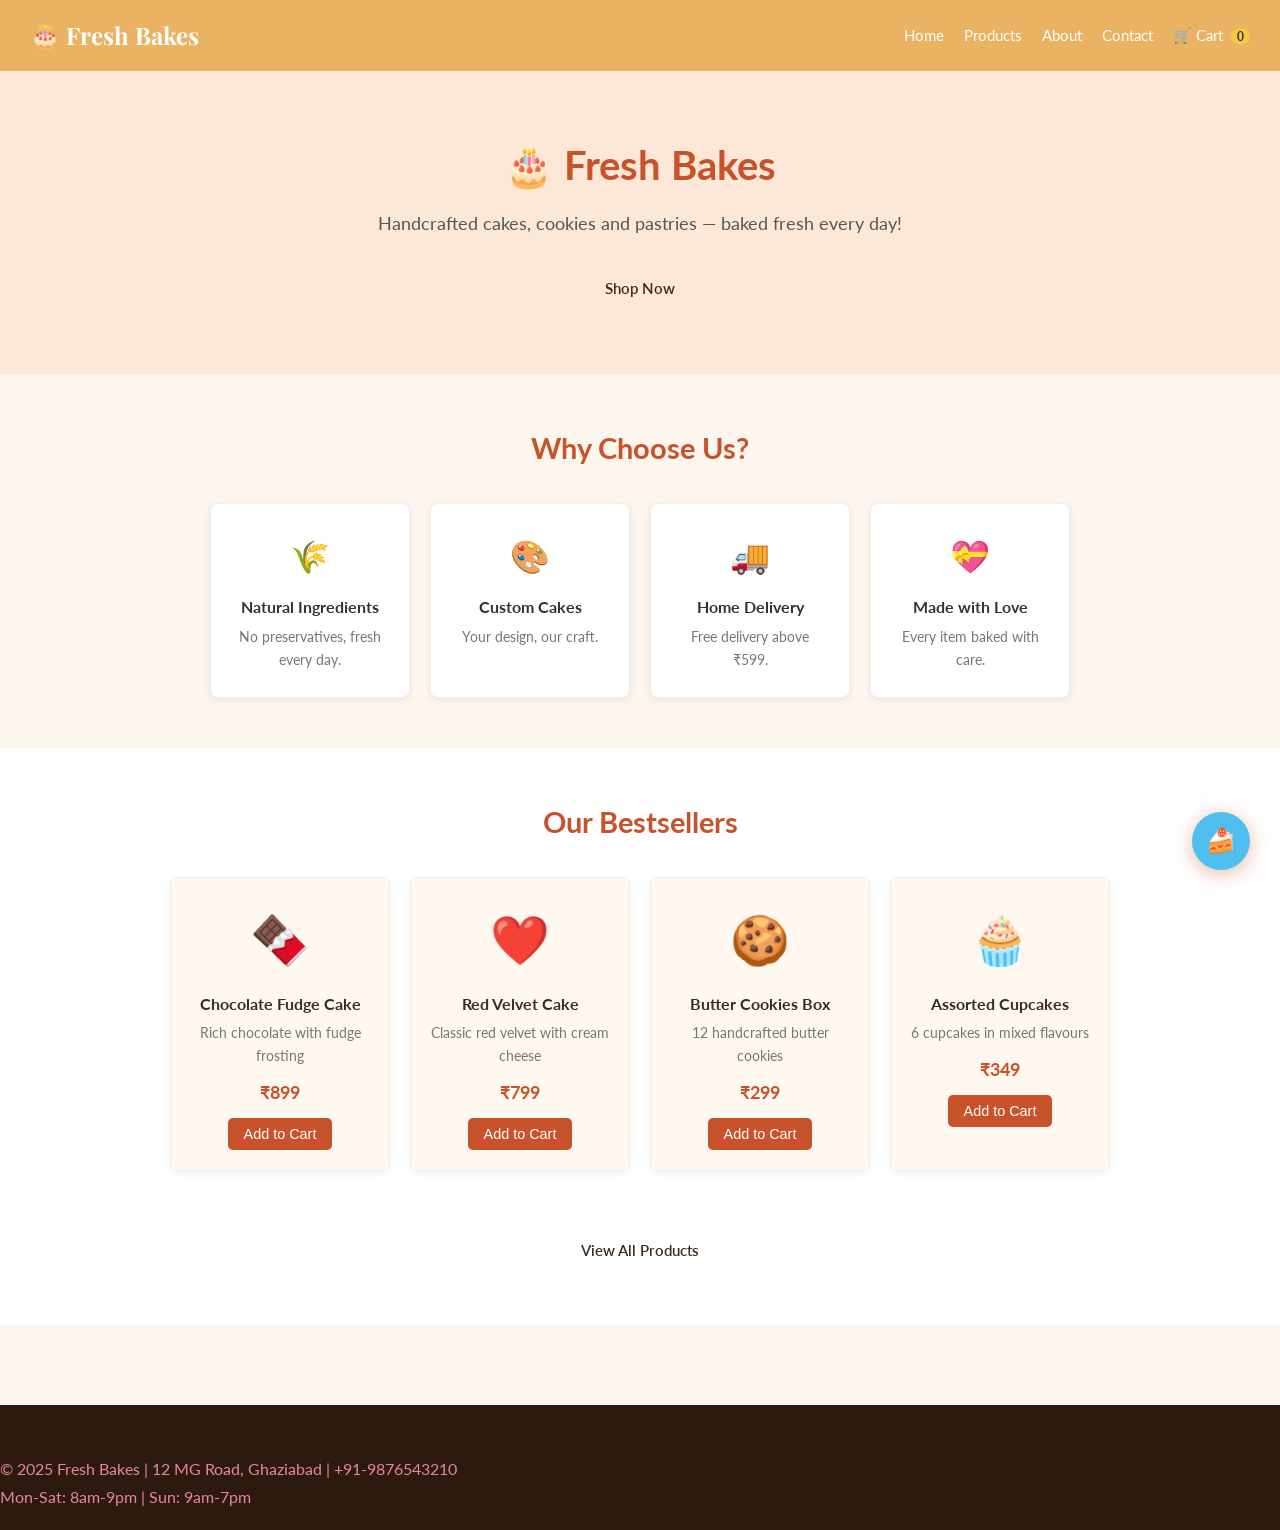
<file: web project try - Copy/index.html>
<!DOCTYPE html>
<html lang="en">
<head>
  <meta charset="UTF-8"/>
  <meta name="viewport" content="width=device-width, initial-scale=1.0"/>
  <title>Fresh Bakes - Home</title>
  <link rel="stylesheet" href="style.css"/>
</head>
<body>

  <!-- NAVBAR -->
  <nav>
    <a class="logo" href="index.html">🎂 Fresh Bakes</a>
    <ul>
      <li><a href="index.html">Home</a></li>
      <li><a href="product.html">Products</a></li>
      <li><a href="about.html">About</a></li>
      <li><a href="contact.html">Contact</a></li>
      <li><a href="cart.html" class="cart-link">🛒 Cart <span class="cart-badge" id="cartCount">0</span></a></li>
    </ul>
  </nav>

  <!-- HERO -->
  <section class="hero">
    <h1>🎂 Fresh Bakes</h1>
    <p>Handcrafted cakes, cookies and pastries — baked fresh every day!</p>
    <a href="product.html" class="btn">Shop Now</a>
  </section>

 
  <section class="section">
    <h2>Why Choose Us?</h2>
    <div class="cards">
      <div class="card"><div class="icon">🌾</div><h3>Natural Ingredients</h3><p>No preservatives, fresh every day.</p></div>
      <div class="card"><div class="icon">🎨</div><h3>Custom Cakes</h3><p>Your design, our craft.</p></div>
      <div class="card"><div class="icon">🚚</div><h3>Home Delivery</h3><p>Free delivery above ₹599.</p></div>
      <div class="card"><div class="icon">💝</div><h3>Made with Love</h3><p>Every item baked with care.</p></div>
    </div>
  </section>

  <!-- BESTSELLING -->
  <section class="products">
    <h2>Our Bestsellers</h2>
    <div class="product-grid" id="homeProducts"></div>
    <br><br>
    <a href="product.html" class="btn">View All Products</a>
  </section>

  <!-- FOOTER -->
  <footer>
    <p>© 2025 Fresh Bakes | 12 MG Road, Ghaziabad | +91-9876543210</p>
    <p>Mon-Sat: 8am-9pm | Sun: 9am-7pm</p>
  </footer>

  <!-- TOAST -->
  <div class="toast" id="toast"></div>

  <!-- CHATBOT -->
  <script src="chatbot.js"></script>

  <script>
    /* ======= CART ======= */
    function getCart() { return JSON.parse(localStorage.getItem("freshBakesCart")) || []; }
    function saveCart(cart) { localStorage.setItem("freshBakesCart", JSON.stringify(cart)); updateBadge(); }
    function updateBadge() {
      const count = getCart().reduce((s, i) => s + i.qty, 0);
      const el = document.getElementById("cartCount");
      if (el) el.textContent = count;
    }
    function addToCart(item) {
      const cart = getCart();
      const found = cart.find(c => c.id === item.id);
      if (found) found.qty += 1;
      else cart.push({ ...item, qty: 1 });
      saveCart(cart);
      showToast(item.name + " added to cart! 🎂");
    }
    function showToast(msg) {
      const t = document.getElementById("toast");
      t.textContent = msg;
      t.classList.add("show");
      setTimeout(() => t.classList.remove("show"), 2500);
    }
    updateBadge();

    /* ======= BESTSELLER PRODUCTS ======= */
    const featured = [
      { id:"p1", name:"Chocolate Fudge Cake", price:899, emoji:"🍫", desc:"Rich chocolate with fudge frosting" },
      { id:"p2", name:"Red Velvet Cake",       price:799, emoji:"❤️", desc:"Classic red velvet with cream cheese" },
      { id:"p3", name:"Butter Cookies Box",    price:299, emoji:"🍪", desc:"12 handcrafted butter cookies" },
      { id:"p4", name:"Assorted Cupcakes",     price:349, emoji:"🧁", desc:"6 cupcakes in mixed flavours" },
    ];
    const grid = document.getElementById("homeProducts");
    featured.forEach(p => {
      grid.innerHTML += `
        <div class="product-card">
          <div class="emoji">${p.emoji}</div>
          <h3>${p.name}</h3>
          <p>${p.desc}</p>
          <div class="price">₹${p.price}</div>
          <button onclick='addToCart(${JSON.stringify(p)})'>Add to Cart</button>
        </div>`;
    });
  </script>

</body>
</html>
</file>
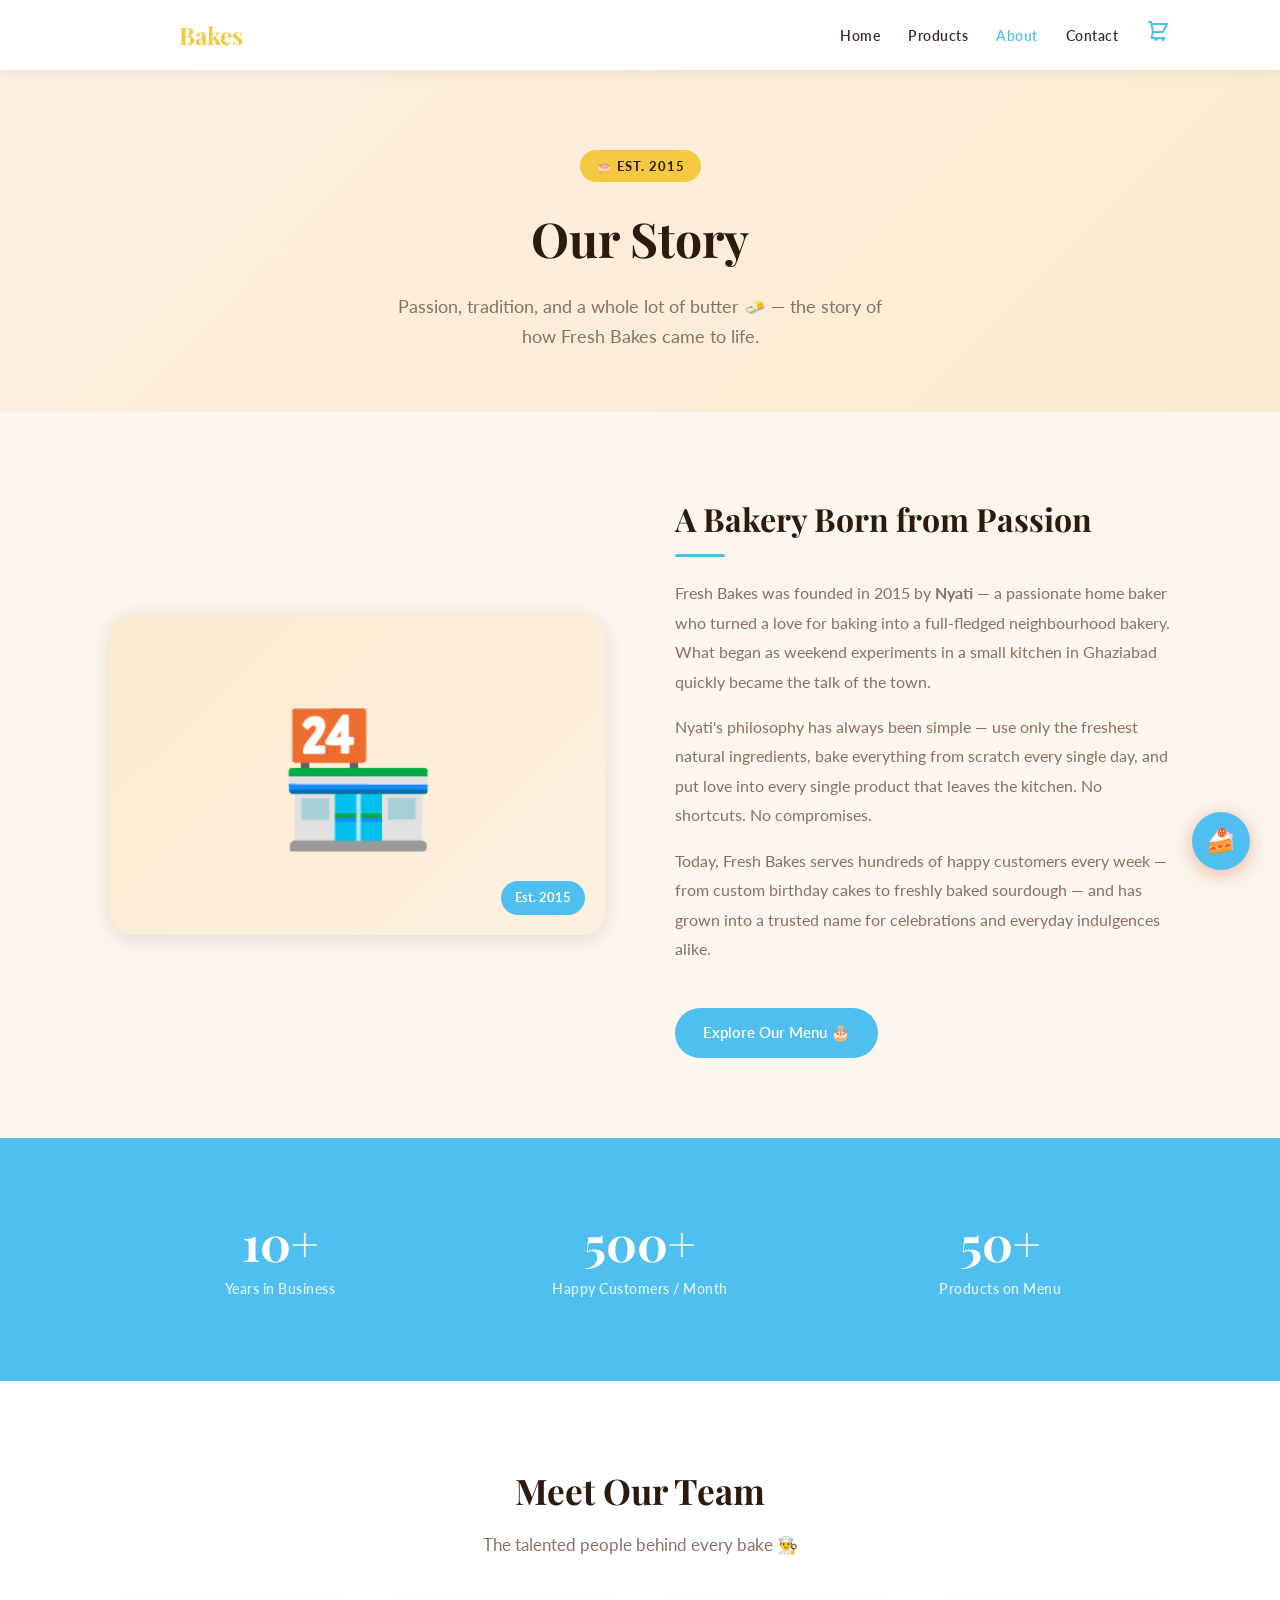
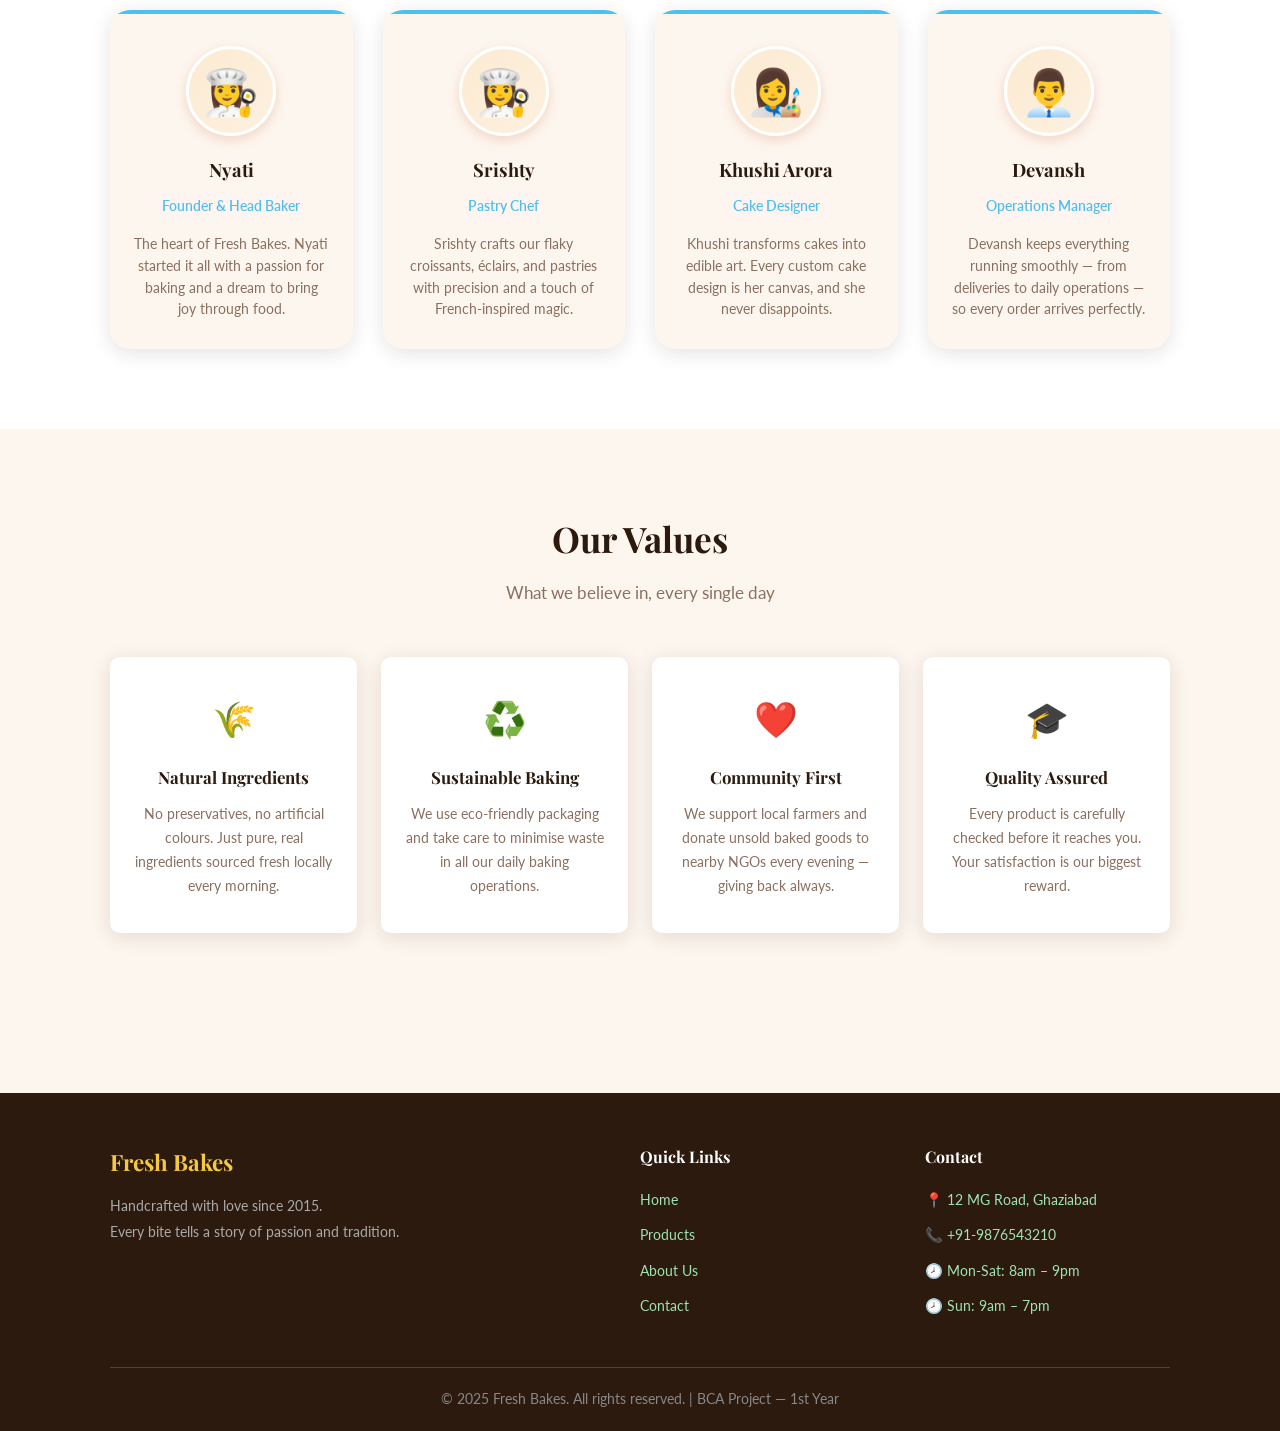
<file: web project try - Copy/about.html>
<!DOCTYPE html>
<html lang="en">
<head>
  <meta charset="UTF-8"/>
  <meta name="viewport" content="width=device-width, initial-scale=1.0"/>
  <title>Fresh Bakes — About Us</title>
  <link rel="stylesheet" href="style.css"/>
</head>
<body>

  <!-- ============ NAVBAR ============ -->
  <nav class="navbar">
    <div class="container">
      <a class="logo" href="index.html">Fresh <span>Bakes</span></a>
      <ul class="nav-links">
        <li><a href="index.html">Home</a></li>
        <li><a href="product.html">Products</a></li>
        <li><a href="about.html" class="active">About</a></li>
        <li><a href="contact.html">Contact</a></li>
        <li>
          <a href="cart.html" class="cart-icon">
            <svg xmlns="http://www.w3.org/2000/svg" fill="none" viewBox="0 0 24 24" stroke-width="2" stroke="currentColor">
              <path stroke-linecap="round" stroke-linejoin="round" d="M3 3h2l.4 2M7 13h10l4-8H5.4M7 13l-1.5 6h13M7 13L5.4 5M10 21a1 1 0 100-2 1 1 0 000 2zm7 0a1 1 0 100-2 1 1 0 000 2z"/>
            </svg>
            <span class="cart-count" id="cartCount">0</span>
          </a>
        </li>
      </ul>
      <div class="hamburger" id="hamburger">
        <span></span><span></span><span></span>
      </div>
    </div>
  </nav>

  <!-- ============ PAGE HERO ============ -->
  <div class="page-hero">
    <div class="container">
      <div class="page-hero-tag">🎂 Est. 2015</div>
      <h1>Our Story</h1>
      <p>Passion, tradition, and a whole lot of butter 🧈 — the story of how Fresh Bakes came to life.</p>
    </div>
  </div>

  <!-- ============ ABOUT STORY ============ -->
  <section class="about-section">
    <div class="container">
      <div class="about-grid">

        <!-- Image Box -->
        <div class="about-img-box">🏪</div>

        <!-- Text -->
        <div class="about-text">
          <h2>A Bakery Born from Passion</h2>
          <div class="accent-line"></div>
          <p>
            Fresh Bakes was founded in 2015 by <strong>Nyati</strong> — a passionate home baker
            who turned a love for baking into a full-fledged neighbourhood bakery. What began
            as weekend experiments in a small kitchen in Ghaziabad quickly became the talk of
            the town.
          </p>
          <p>
            Nyati's philosophy has always been simple — use only the freshest natural ingredients,
            bake everything from scratch every single day, and put love into every single product
            that leaves the kitchen. No shortcuts. No compromises.
          </p>
          <p>
            Today, Fresh Bakes serves hundreds of happy customers every week — from custom
            birthday cakes to freshly baked sourdough — and has grown into a trusted name
            for celebrations and everyday indulgences alike.
          </p>
          <br/>
          <a href="product.html" class="btn btn-primary">Explore Our Menu 🎂</a>
        </div>

      </div>
    </div>
  </section>

  <!-- ============ STATISTICS ============ -->
  <section class="stats-section">
    <div class="container">
      <div class="stats-grid">
        <div class="stat-item">
          <span class="stat-num">10+</span>
          <span class="stat-lbl">Years in Business</span>
        </div>
        <div class="stat-item">
          <span class="stat-num">500+</span>
          <span class="stat-lbl">Happy Customers / Month</span>
        </div>
        <div class="stat-item">
          <span class="stat-num">50+</span>
          <span class="stat-lbl">Products on Menu</span>
        </div>
      </div>
    </div>
  </section>

  <!-- ============ TEAM ============ -->
  <section class="team-section">
    <div class="container text-center">
      <h2 class="section-title">Meet Our Team</h2>
      <p class="section-sub">The talented people behind every bake 👨‍🍳</p>
      <div class="team-grid">

        <div class="team-card">
          <div class="team-avatar">👩‍🍳</div>
          <h3>Nyati</h3>
          <div class="role">Founder & Head Baker</div>
          <p>The heart of Fresh Bakes. Nyati started it all with a passion for baking and a dream to bring joy through food.</p>
        </div>

        <div class="team-card">
          <div class="team-avatar">👩‍🍳</div>
          <h3>Srishty</h3>
          <div class="role">Pastry Chef</div>
          <p>Srishty crafts our flaky croissants, éclairs, and pastries with precision and a touch of French-inspired magic.</p>
        </div>

        <div class="team-card">
          <div class="team-avatar">👩‍🎨</div>
          <h3>Khushi Arora</h3>
          <div class="role">Cake Designer</div>
          <p>Khushi transforms cakes into edible art. Every custom cake design is her canvas, and she never disappoints.</p>
        </div>

        <div class="team-card">
          <div class="team-avatar">👨‍💼</div>
          <h3>Devansh</h3>
          <div class="role">Operations Manager</div>
          <p>Devansh keeps everything running smoothly — from deliveries to daily operations — so every order arrives perfectly.</p>
        </div>

      </div>
    </div>
  </section>

  <!-- ============ VALUES ============ -->
  <section class="values-section">
    <div class="container text-center">
      <h2 class="section-title">Our Values</h2>
      <p class="section-sub">What we believe in, every single day</p>
      <div class="values-grid">
        <div class="value-card">
          <div class="value-icon">🌾</div>
          <h3>Natural Ingredients</h3>
          <p>No preservatives, no artificial colours. Just pure, real ingredients sourced fresh locally every morning.</p>
        </div>
        <div class="value-card">
          <div class="value-icon">♻️</div>
          <h3>Sustainable Baking</h3>
          <p>We use eco-friendly packaging and take care to minimise waste in all our daily baking operations.</p>
        </div>
        <div class="value-card">
          <div class="value-icon">❤️</div>
          <h3>Community First</h3>
          <p>We support local farmers and donate unsold baked goods to nearby NGOs every evening — giving back always.</p>
        </div>
        <div class="value-card">
          <div class="value-icon">🎓</div>
          <h3>Quality Assured</h3>
          <p>Every product is carefully checked before it reaches you. Your satisfaction is our biggest reward.</p>
        </div>
      </div>
    </div>
  </section>

  <!-- ============ FOOTER ============ -->
  <footer>
    <div class="container">
      <div class="footer-grid">
        <div class="footer-brand">
          <span class="footer-brand-logo">Fresh <span>Bakes</span></span>
          <p>Handcrafted with love since 2015.<br>Every bite tells a story of passion and tradition.</p>
        </div>
        <div class="footer-col">
          <h4>Quick Links</h4>
          <ul>
            <li><a href="index.html">Home</a></li>
            <li><a href="product.html">Products</a></li>
            <li><a href="about.html">About Us</a></li>
            <li><a href="contact.html">Contact</a></li>
          </ul>
        </div>
        <div class="footer-col">
          <h4>Contact</h4>
          <ul>
            <li><a href="#">📍 12 MG Road, Ghaziabad</a></li>
            <li><a href="#">📞 +91-9876543210</a></li>
            <li><a href="#">🕗 Mon-Sat: 8am – 9pm</a></li>
            <li><a href="#">🕗 Sun: 9am – 7pm</a></li>
          </ul>
        </div>
      </div>
      <div class="footer-bottom">
        <p>© 2025 Fresh Bakes. All rights reserved. | BCA Project — 1st Year</p>
      </div>
    </div>
  </footer>

  <!-- ============ JAVASCRIPT ============ -->
  <script>
    /* ---- Cart Count ---- */
    const CART_KEY = "freshBakesCart";
    function getCart()      { return JSON.parse(localStorage.getItem(CART_KEY)) || []; }
    function getCartCount() { return getCart().reduce((s, i) => s + i.qty, 0); }
    function updateCartCount() {
      const el = document.getElementById("cartCount");
      if (!el) return;
      const n = getCartCount();
      el.textContent = n;
      el.style.display = n > 0 ? "flex" : "none";
    }
    function showToast(msg, type = "success") {
      let t = document.querySelector(".toast");
      if (!t) { t = document.createElement("div"); t.className = "toast"; document.body.appendChild(t); }
      t.textContent = msg;
      t.className = "toast " + type;
      void t.offsetWidth;
      t.classList.add("show");
      setTimeout(() => t.classList.remove("show"), 3000);
    }
    updateCartCount();

    /* ---- Hamburger ---- */
    document.getElementById("hamburger").addEventListener("click", () => {
      document.querySelector(".nav-links").classList.toggle("open");
    });


    /* ---- Chatbot ---- */
    // Chatbot is loaded from shared chatbot.js
  </script>

  <!-- CHATBOT -->
  <script src="chatbot.js"></script>

</body>
</html>
</file>
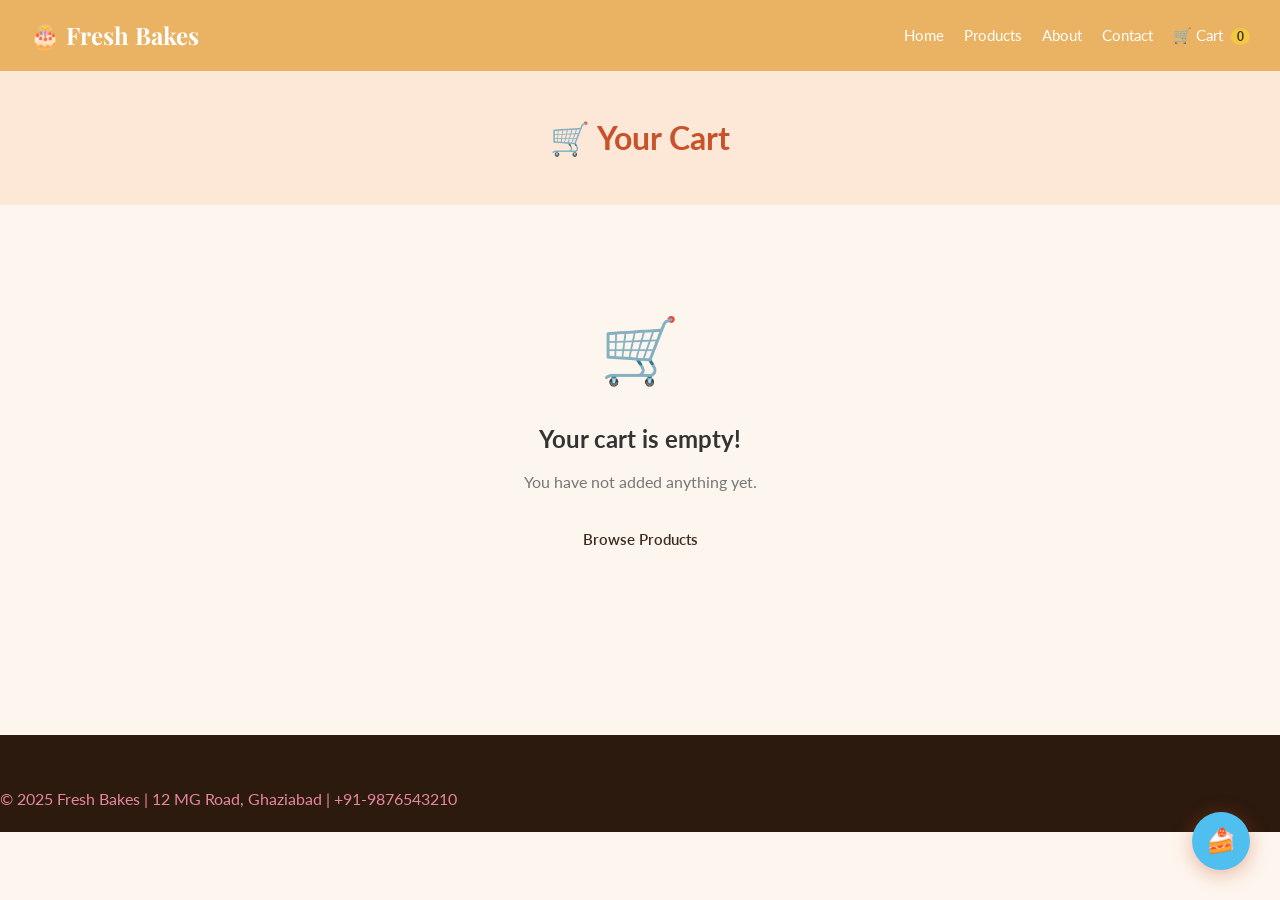
<file: web project try - Copy/cart.html>
<!DOCTYPE html>
<html lang="en">
<head>
  <meta charset="UTF-8"/>
  <meta name="viewport" content="width=device-width, initial-scale=1.0"/>
  <title>Fresh Bakes - Cart</title>
  <link rel="stylesheet" href="style.css"/>
</head>
<body>

  <!-- NAVBAR -->
  <nav>
    <a class="logo" href="index.html">🎂 Fresh Bakes</a>
    <ul>
      <li><a href="index.html">Home</a></li>
      <li><a href="product.html">Products</a></li>
      <li><a href="about.html">About</a></li>
      <li><a href="contact.html">Contact</a></li>
      <li><a href="cart.html">🛒 Cart <span class="cart-badge" id="cartCount">0</span></a></li>
    </ul>
  </nav>

  <div class="page-top">
    <h1>🛒 Your Cart</h1>
  </div>

  <div class="cart-section">
    <div id="cartContent"></div>
  </div>

  <footer>
    <p>© 2025 Fresh Bakes | 12 MG Road, Ghaziabad | +91-9876543210</p>
  </footer>

  <div class="toast" id="toast"></div>

  <!-- CHATBOT (shared) -->
  <script src="chatbot.js"></script>

  <script>
    /* ======= CART FUNCTIONS ======= */
    function getCart()       { return JSON.parse(localStorage.getItem("freshBakesCart")) || []; }
    function saveCart(cart)  { localStorage.setItem("freshBakesCart", JSON.stringify(cart)); updateBadge(); }
    function getTotal()      { return getCart().reduce((s,i) => s + i.price * i.qty, 0); }
    function updateBadge()   { const el = document.getElementById("cartCount"); if(el) el.textContent = getCart().reduce((s,i)=>s+i.qty,0); }
    function showToast(msg)  { const t=document.getElementById("toast"); t.textContent=msg; t.classList.add("show"); setTimeout(()=>t.classList.remove("show"),2500); }

    function removeItem(id) {
      saveCart(getCart().filter(c => c.id !== id));
      renderCart();
    }
    function changeQty(id, delta) {
      let cart = getCart();
      const item = cart.find(c => c.id === id);
      if (item) {
        item.qty += delta;
        if (item.qty <= 0) cart = cart.filter(c => c.id !== id);
      }
      saveCart(cart);
      renderCart();
    }

    /* ======= RENDER CART ======= */
    function renderCart() {
      const cart    = getCart();
      const content = document.getElementById("cartContent");

      if (cart.length === 0) {
        content.innerHTML = `
          <div class="empty-cart">
            <div class="icon">🛒</div>
            <h2>Your cart is empty!</h2>
            <p>You have not added anything yet.</p>
            <a href="product.html" class="btn">Browse Products</a>
          </div>`;
        return;
      }

      const subtotal = getTotal();
      const delivery = subtotal >= 599 ? 0 : 49;
      const total    = subtotal + delivery;

      const itemsHTML = cart.map(item => `
        <div class="cart-item">
          <div class="item-emoji">${item.emoji || "🎂"}</div>
          <div class="item-info">
            <h3>${item.name}</h3>
            <div class="item-price">₹${item.price} each</div>
            <div class="qty-row">
              <button class="qty-btn" onclick="changeQty('${item.id}', -1)">−</button>
              <span class="qty-num">${item.qty}</span>
              <button class="qty-btn" onclick="changeQty('${item.id}', +1)">+</button>
            </div>
          </div>
          <div class="item-total">₹${item.price * item.qty}</div>
          <button class="remove-btn" onclick="removeItem('${item.id}')">🗑</button>
        </div>`).join("");

      content.innerHTML = `
        <div class="cart-layout">
          <div class="cart-items">${itemsHTML}</div>
          <div class="cart-summary">
            <h2>Order Summary</h2>
            <div class="summary-row"><span>Subtotal</span><span>₹${subtotal}</span></div>
            <div class="summary-row"><span>Delivery</span><span>${delivery === 0 ? "FREE" : "₹" + delivery}</span></div>
            <div class="summary-row total"><span>Total</span><span>₹${total}</span></div>
            <button class="checkout-btn" onclick="window.location.href='checkout.html'">Proceed to Checkout</button>
            <a href="product.html" class="continue-link">← Continue Shopping</a>
          </div>
        </div>`;
    }

    updateBadge();
    renderCart();
  </script>

</body>
</html>
</file>
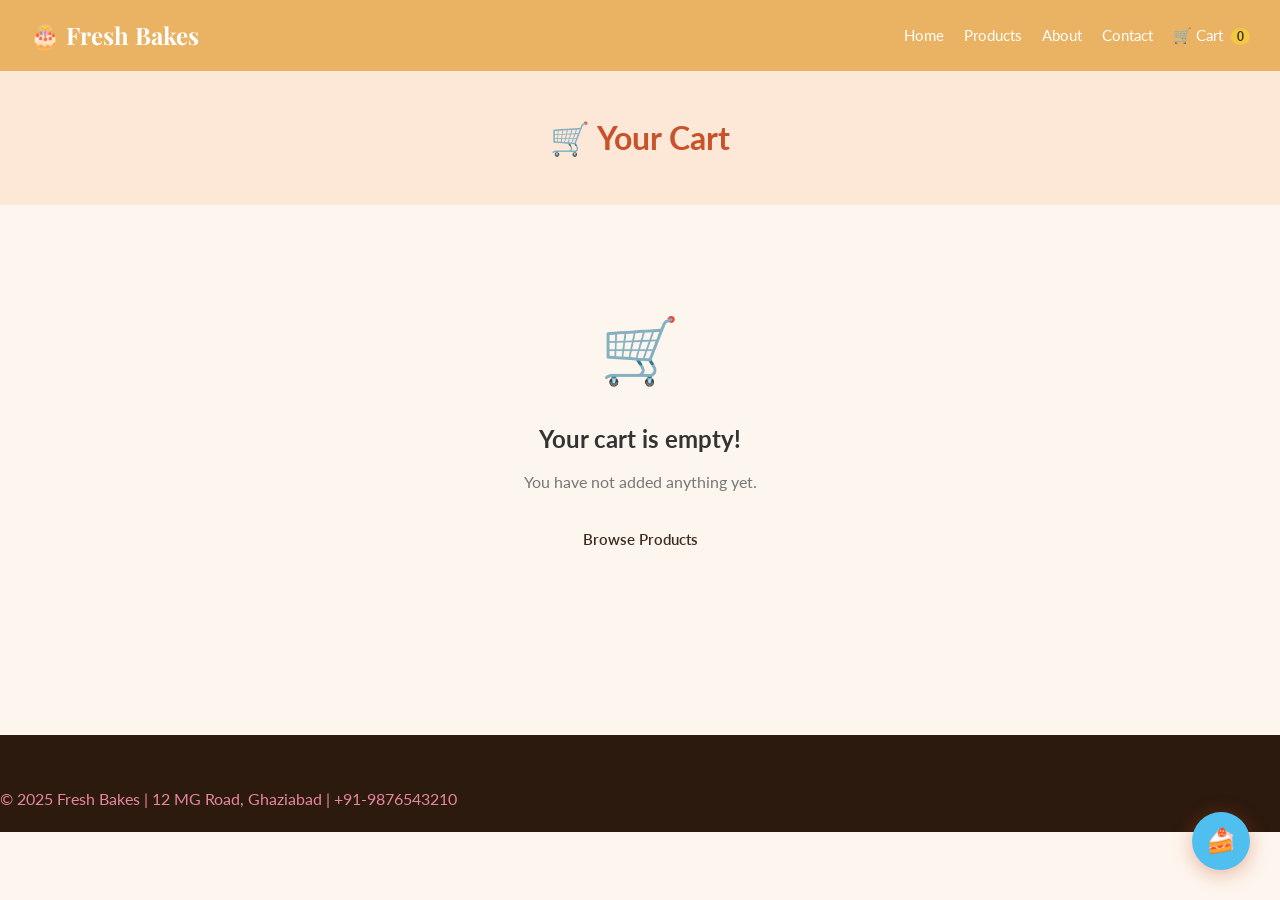
<file: web project try - Copy/checkout.html>
<!DOCTYPE html>
<html lang="en">
<head>
  <meta charset="UTF-8"/>
  <meta name="viewport" content="width=device-width, initial-scale=1.0"/>
  <title>Fresh Bakes - Checkout</title>
  <link rel="stylesheet" href="style.css"/>
</head>
<body>

  <!-- NAVBAR -->
<nav>
  <a class="logo" href="index.html">🎂 Fresh Bakes</a>
  <ul>
    <li><a href="index.html">Home</a></li>
    <li><a href="product.html">Products</a></li>
    <li><a href="contact.html">Contact</a></li>
    <li><a href="cart.html">🛒 Cart <span id="cartCount">0</span></a></li>
  </ul>
</nav>
  <div class="page-top">
    <h1>🧾 Checkout</h1>
  </div>

  <div class="checkout-section">
    <div class="checkout-layout">

      <!-- FORM -->
      <div>
        <div class="form-card">
          <h2>📦 Delivery Details</h2>
          <div class="form-row">
            <div class="form-group"><label>First Name *</label><input type="text" id="firstName" placeholder="Rahul"/></div>
            <div class="form-group"><label>Last Name</label><input type="text" id="lastName" placeholder="Sharma"/></div>
          </div>
          <div class="form-group"><label>Phone Number *</label><input type="tel" id="phone" placeholder="+91 9876543210"/></div>
          <div class="form-group"><label>Email</label><input type="email" id="email" placeholder="rahul@email.com"/></div>
          <div class="form-group"><label>Delivery Address *</label><textarea id="address" rows="3" placeholder="Flat No, Street, Colony..."></textarea></div>
          <div class="form-row">
            <div class="form-group"><label>City</label><input type="text" id="city" placeholder="Ghaziabad"/></div>
            <div class="form-group"><label>PIN Code</label><input type="text" id="pin" placeholder="201001"/></div>
          </div>
        </div>

        <div class="form-card" style="margin-top: 20px;">
          <h2>💳 Payment Method</h2>
          <div class="payment-options">
            <div class="pay-opt selected" onclick="selectPay(this,'cod')"><div class="pay-icon">💵</div>Cash</div>
            <div class="pay-opt" onclick="selectPay(this,'upi')"><div class="pay-icon">📱</div>UPI</div>
            <div class="pay-opt" onclick="selectPay(this,'card')"><div class="pay-icon">💳</div>Card</div>
          </div>
          <div class="pay-note" id="payNote">💵 Pay cash when your order arrives.</div>
        </div>
      </div>

      <!-- ORDER SUMMARY -->
      <div class="order-summary">
        <h2>Your Order</h2>
        <div id="summaryItems"></div>
        <hr style="margin: 10px 0; border-color: #eee;"/>
        <div class="summary-row"><span>Subtotal</span><span id="subtotalVal">₹0</span></div>
        <div class="summary-row"><span>Delivery</span><span id="deliveryVal">₹49</span></div>
        <div class="summary-row total"><span>Total</span><span id="totalVal">₹0</span></div>
        <button class="place-btn" onclick="placeOrder()">✅ Place Order</button>
      </div>

      <div class="payment-options">
  <div class="pay-btn active" onclick="selectPayment(this, 'cod')">💵 Cash</div>
  <div class="pay-btn" onclick="selectPayment(this, 'upi')">📱 UPI</div>
  <div class="pay-btn" onclick="selectPayment(this, 'card')">💳 Card</div>
</div>

<div id="paymentBox"></div>

    </div>
  </div>

  <footer>
    <p>© 2025 Fresh Bakes | 12 MG Road, Ghaziabad | +91-9876543210</p>
  </footer>

  <div class="toast" id="toast"></div>

  <!-- CHATBOT (shared) -->
  <script src="chatbot.js"></script>

  <script>
    /* ======= CART ======= */
    function getCart()      { return JSON.parse(localStorage.getItem("freshBakesCart")) || []; }
    function getTotal()     { return getCart().reduce((s,i) => s + i.price * i.qty, 0); }
    function updateBadge()  { const el=document.getElementById("cartCount"); if(el) el.textContent=getCart().reduce((s,i)=>s+i.qty,0); }
    function showToast(msg) { const t=document.getElementById("toast"); t.textContent=msg; t.classList.add("show"); setTimeout(()=>t.classList.remove("show"),2500); }

    let selectedPayment = "cod";
    const payNotes = {
      cod:  "💵 Pay cash when your order arrives.",
      upi:  "📱 UPI payment link will be sent after confirmation.",
      card: "💳 Card payment collected at delivery."
    };
    function selectPay(el, method) {
      document.querySelectorAll(".pay-opt").forEach(o => o.classList.remove("selected"));
      el.classList.add("selected");
      selectedPayment = method;
      document.getElementById("payNote").textContent = payNotes[method];
    }

    /* ======= RENDER SUMMARY ======= */
    function renderSummary() {
      const cart = getCart();
      if (cart.length === 0) { window.location.href = "cart.html"; return; }
      const subtotal = getTotal();
      const delivery = subtotal >= 599 ? 0 : 49;
      const total    = subtotal + delivery;
      document.getElementById("summaryItems").innerHTML = cart.map(i =>
        `<div class="summary-row"><span>${i.name} x${i.qty}</span><span>₹${i.price * i.qty}</span></div>`
      ).join("");
      document.getElementById("subtotalVal").textContent = "₹" + subtotal;
      document.getElementById("deliveryVal").textContent = delivery === 0 ? "FREE" : "₹" + delivery;
      document.getElementById("totalVal").textContent    = "₹" + total;
    }

    /* ======= PLACE ORDER ======= */
    function placeOrder() {
      const firstName = document.getElementById("firstName").value.trim();
      const phone     = document.getElementById("phone").value.trim();
      const address   = document.getElementById("address").value.trim();
      if (!firstName || !phone || !address) {
        showToast("Please fill in all required fields!");
        return;
      }
      const order = {
        id:       "FB" + Date.now(),
        customer: firstName + " " + document.getElementById("lastName").value,
        phone, address,
        city:     document.getElementById("city").value,
        payment:  selectedPayment,
        items:    getCart(),
        total:    getTotal() + (getTotal() >= 599 ? 0 : 49),
        date:     new Date().toLocaleString()
      };
      localStorage.setItem("freshBakesOrder", JSON.stringify(order));
      localStorage.removeItem("freshBakesCart");
      window.location.href = "success.html";
    }

    updateBadge();
    renderSummary();
  </script>

  <!-- Your HTML content above -->

<script>
let paymentMethod = "cod";
let isPaid = false;

function selectPayment(el, method) {
  paymentMethod = method;
  isPaid = false;

  document.querySelectorAll(".pay-btn").forEach(b => b.classList.remove("active"));
  el.classList.add("active");

  const box = document.getElementById("paymentBox");

  if (method === "upi") {
    box.innerHTML = `
      <div class="payment-box">
        <h2>📱 Pay via UPI</h2>
        <p><b>UPI ID:</b> freshbakes@upi</p>
        <img src="https://api.qrserver.com/v1/create-qr-code/?size=220x220&data=freshbakes@upi">
        <button onclick="confirmPayment()">I HAVE PAID</button>
      </div>
    `;
  }

  else if (method === "card") {
    box.innerHTML = `
      <div class="payment-box">
        <h2>💳 Card Payment</h2>
        <input id="cardNumber" placeholder="Card Number"><br><br>
        <input id="cvv" placeholder="CVV"><br><br>
        <button onclick="confirmPayment()">PAY NOW</button>
      </div>
    `;
  }

  else {
    box.innerHTML = `<p>Cash on delivery</p>`;
    isPaid = true;
  }
}

function confirmPayment() {
  isPaid = true;
  alert("Payment done ✅");
}
</script>

<button onclick="placeOrder()">Place Order</button>



   <script>
function placeOrder() {

  const firstName = document.getElementById("firstName").value;
  const lastName = document.getElementById("lastName").value;
  const phone = document.getElementById("phone").value;
  const email = document.getElementById("email").value;
  const address = document.getElementById("address").value;
  const city = document.getElementById("city").value;

  if (!firstName || !phone || !address) {
    alert("Please fill required fields");
    return;


  // 💳 Card validation
   let selectedPayment = "cod"; {
    let card = document.getElementById("cardNumber").value;
    let cvv = document.getElementById("cvv").value;

    if (!card || !cvv) {
      alert("Enter card details ❌");
      return;
    }
  }

  function placeOrder() {

  if (!isPaid) {
    alert("Please complete payment first ❌");
    return;
  }

  let firstName = document.getElementById("firstName").value;

  fetch("http://localhost:5000/customer", {
    method: "POST",
    headers: {
      "Content-Type": "application/json"
    },
    body: JSON.stringify({
      name: firstName,
      payment: paymentMethod
    })
  })
  .then(res => res.text())
  .then(data => {
    alert("Order Placed Successfully 🎉");
    window.location.href = "success.html";
  })
  .catch(err => {
    console.log(err);
    alert("Error ❌");
  });
}
  // 📱 UPI confirmation
  if (!isPaid) {
  alert("Complete payment first ❌");
  return;
}

  // SEND TO SERVER
  fetch("http://localhost:5000/customer", {
    method: "POST",
    headers: {
      "Content-Type": "application/json"
    },
    body: JSON.stringify({
      name: firstName,
      phone: phone,
      payment: selectedPayment
    })
  })
  .then(res => res.json())
  .then(data => {
    alert("Order Placed Successfully ✅");
    window.location.href = "success.html";
  })
  .catch(err => {
    console.log(err);
    alert("Error ❌");
  });
}

  // 🔹 SAVE CUSTOMER
 return fetch("http://localhost:5000/customer" , {
    method: "POST",
    headers: {
      "Content-Type": "application/json"
    },
    body: JSON.stringify({
      name: firstName + " " + lastName,
      email: email,
      phone: phone,
      address: address + ", " + city
    })
  })
  .then(res => res.text())
  .then(data => {
    console.log("Customer saved:", data);

    // 🔹 PLACE ORDER
    return fetch("http://localhost:5000/order", {
      method: "POST",
      headers: {
        "Content-Type": "application/json"
      },
      body: JSON.stringify({
        customer_id: 1,
        total: 1000,
        items: [
          { id: "c1", qty: 2 }
        ]
      })
    });
  })


 .then(res => res.json())   
.then(data => {
    console.log("Order:", data);
    alert("Order Placed ✅");
    window.location.href = "success.html";
  })
  .catch(err => {
  console.log(err);
  alert("Error occurred");
});
}

letselectedPayment = "cod";

function selectPay(element, method) {
  selectedPayment = method;

  // remove active class
  document.querySelectorAll(".pay-opt").forEach(el => el.classList.remove("selected"));
  element.classList.add("selected");

  const container = document.getElementById("paymentDetails");

  if (method === "upi") {
    container.innerHTML = `
      <h3>Pay using UPI</h3>
      <p>Send payment to:</p>
      <b>freshbakes@upi</b>
      <br><br>
      <img src="https://api.qrserver.com/v1/create-qr-code/?size=150x150&data=freshbakes@upi">
      <p>After payment, click Place Order</p>
    `;
  }

  else if (method === "card") {
    container.innerHTML = `
      <h3>Enter Card Details</h3>
      <input type="text" id="cardNumber" placeholder="Card Number"><br><br>
      <input type="text" id="expiry" placeholder="MM/YY"><br><br>
      <input type="text" id="cvv" placeholder="CVV"><br><br>
    `;
  }

  else {
    container.innerHTML = `<p>Pay cash when order arrives.</p>`;
  }
}
</script>
</body>
</html>
</file>
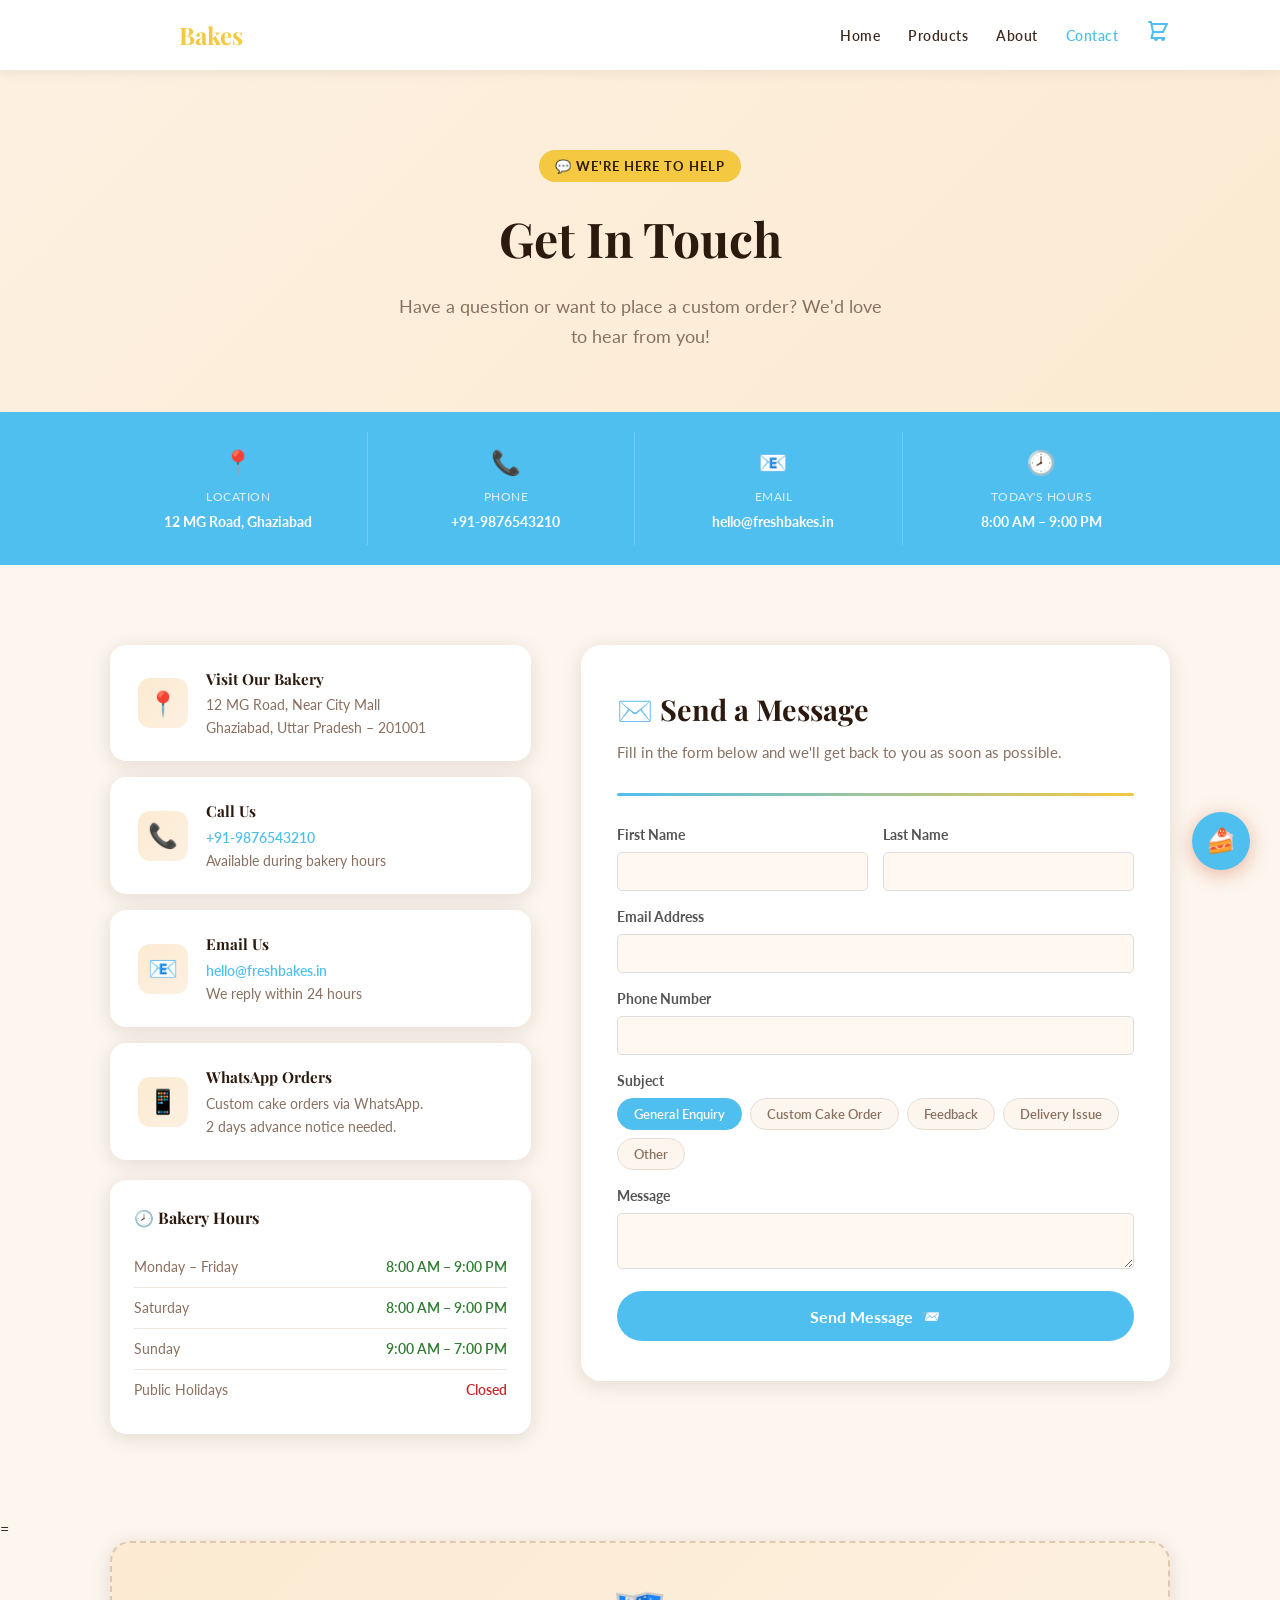
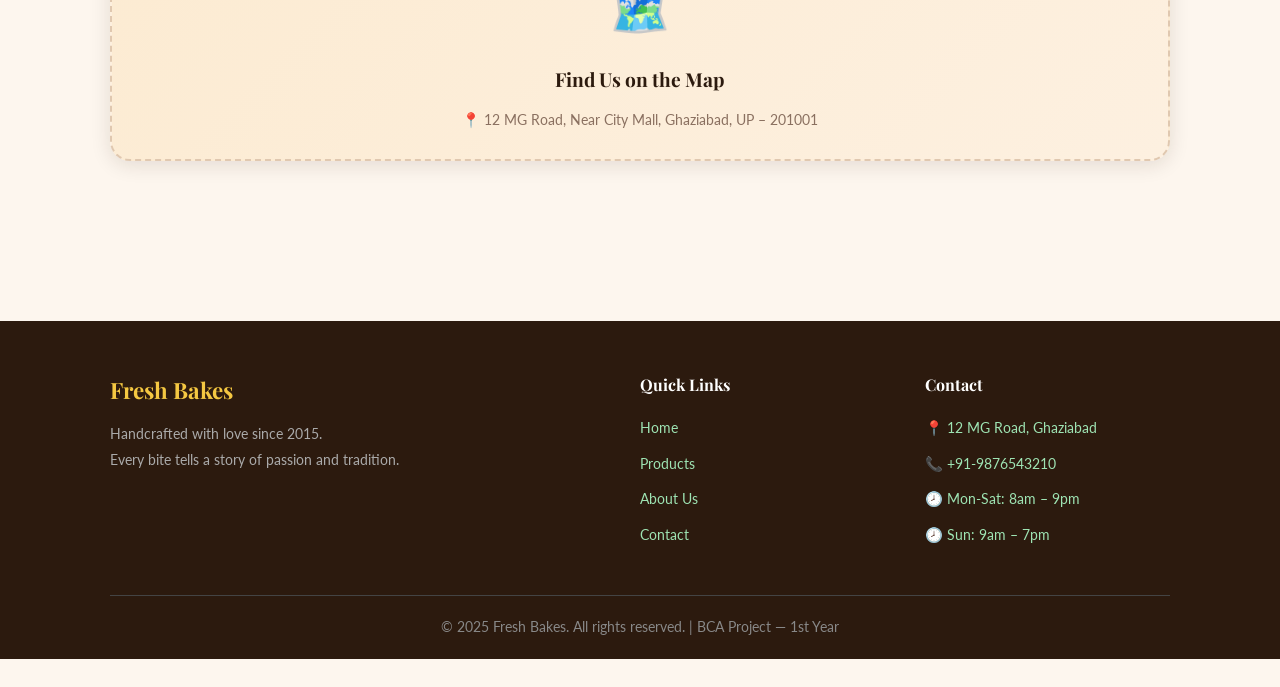
<file: web project try - Copy/contact.html>
<!DOCTYPE html>
<html lang="en">
<head>
  <meta charset="UTF-8"/>
  <meta name="viewport" content="width=device-width, initial-scale=1.0"/>
  <title>Fresh Bakes — Contact Us</title>
  <link rel="stylesheet" href="style.css"/>
</head>
<body>

  <!-- ============ NAVBAR ============ -->
  <nav class="navbar">
    <div class="container">
      <a class="logo" href="index.html">Fresh <span>Bakes</span></a>
      <ul class="nav-links">
        <li><a href="index.html">Home</a></li>
        <li><a href="product.html">Products</a></li>
        <li><a href="about.html">About</a></li>
        <li><a href="contact.html" class="active">Contact</a></li>
        <li>
          <a href="cart.html" class="cart-icon">
            <svg xmlns="http://www.w3.org/2000/svg" fill="none" viewBox="0 0 24 24" stroke-width="2" stroke="currentColor">
              <path stroke-linecap="round" stroke-linejoin="round" d="M3 3h2l.4 2M7 13h10l4-8H5.4M7 13l-1.5 6h13M7 13L5.4 5M10 21a1 1 0 100-2 1 1 0 000 2zm7 0a1 1 0 100-2 1 1 0 000 2z"/>
            </svg>
            <span class="cart-count" id="cartCount">0</span>
          </a>
        </li>
      </ul>
      <div class="hamburger" id="hamburger">
        <span></span><span></span><span></span>
      </div>
    </div>
  </nav>

  <!-- ============ PAGE HERO ============ -->
  <div class="page-hero">
    <div class="container">
      <div class="page-hero-tag">💬 We're Here to Help</div>
      <h1>Get In Touch</h1>
      <p>Have a question or want to place a custom order? We'd love to hear from you!</p>
    </div>
  </div>

  <!-- ============ QUICK INFO STRIP ============ -->
  <div class="info-strip">
    <div class="container">
      <div class="info-strip-grid">
        <div class="info-strip-item">
          <span class="s-icon">📍</span>
          <span class="s-label">Location</span>
          <span class="s-value">12 MG Road, Ghaziabad</span>
        </div>
        <div class="info-strip-item">
          <span class="s-icon">📞</span>
          <span class="s-label">Phone</span>
          <span class="s-value">+91-9876543210</span>
        </div>
        <div class="info-strip-item">
          <span class="s-icon">📧</span>
          <span class="s-label">Email</span>
          <span class="s-value">hello@freshbakes.in</span>
        </div>
        <div class="info-strip-item">
          <span class="s-icon">🕗</span>
          <span class="s-label">Today's Hours</span>
          <span class="s-value">8:00 AM – 9:00 PM</span>
        </div>
      </div>
    </div>
  </div>

  <!-- ============ MAIN CONTACT ============ -->
  <section class="contact-section">
    <div class="container">
      <div class="contact-layout">

        <!-- LEFT: Info + Hours -->
        <div>
          <div class="info-cards">
            <div class="info-card">
              <div class="info-icon-box">📍</div>
              <div class="info-card-text">
                <h3>Visit Our Bakery</h3>
                <p>12 MG Road, Near City Mall<br>Ghaziabad, Uttar Pradesh – 201001</p>
              </div>
            </div>
            <div class="info-card">
              <div class="info-icon-box">📞</div>
              <div class="info-card-text">
                <h3>Call Us</h3>
                <p><a href="tel:+919876543210">+91-9876543210</a><br>Available during bakery hours</p>
              </div>
            </div>
            <div class="info-card">
              <div class="info-icon-box">📧</div>
              <div class="info-card-text">
                <h3>Email Us</h3>
                <p><a href="mailto:hello@freshbakes.in">hello@freshbakes.in</a><br>We reply within 24 hours</p>
              </div>
            </div>
            <div class="info-card">
              <div class="info-icon-box">📱</div>
              <div class="info-card-text">
                <h3>WhatsApp Orders</h3>
                <p>Custom cake orders via WhatsApp.<br>2 days advance notice needed.</p>
              </div>
            </div>
          </div>

          <!-- Hours Table -->
          <div class="hours-card" style="margin-top: 20px;">
            <h3>🕗 Bakery Hours</h3>
            <div class="hours-row"><span class="day">Monday – Friday</span><span class="time open">8:00 AM – 9:00 PM</span></div>
            <div class="hours-row"><span class="day">Saturday</span><span class="time open">8:00 AM – 9:00 PM</span></div>
            <div class="hours-row"><span class="day">Sunday</span><span class="time open">9:00 AM – 7:00 PM</span></div>
            <div class="hours-row"><span class="day">Public Holidays</span><span class="time closed">Closed</span></div>
          </div>
        </div>

        <!-- RIGHT: Contact Form -->
        <div class="contact-form-box">
          <div class="form-top">
            <h2>✉️ Send a Message</h2>
            <p>Fill in the form below and we'll get back to you as soon as possible.</p>
          </div>
          <div class="form-divider"></div>

          <div class="form-row">
            <div class="form-group">
              <label>First Name</label>
              <input type="text" id="cFirstName" />
            </div>
            <div class="form-group">
              <label>Last Name</label>
              <input type="text" id="cLastName" />
            </div>
          </div>

          <div class="form-group">
            <label>Email Address</label>
            <input type="email" id="cEmail" />
          </div>

          <div class="form-group">
            <label>Phone Number</label>
            <input type="tel" id="cPhone" />
          </div>

          <div class="form-group">
            <label>Subject</label>
            <div class="subject-chips" id="subjectChips">
              <button class="chip active" onclick="selectChip(this)">General Enquiry</button>
              <button class="chip"        onclick="selectChip(this)">Custom Cake Order</button>
              <button class="chip"        onclick="selectChip(this)">Feedback</button>
              <button class="chip"        onclick="selectChip(this)">Delivery Issue</button>
              <button class="chip"        onclick="selectChip(this)">Other</button>
            </div>
          </div>

         <div class="form-group">
      <label>Message</label>
      <textarea id="cMsg"></textarea>
    </div>

          <button class="submit-btn" onclick="sendContact()">
  <span>Send Message</span> <span>📨</span>
</button>
        </div>

      </div>
    </div>
  </section>
=
  <!-- ============ MAP PLACEHOLDER ============ -->
  <section class="map-section">
    <div class="container">
      <div class="map-box">
        <div class="map-icon">🗺️</div>
        <h3>Find Us on the Map</h3>
        <p>📍 12 MG Road, Near City Mall, Ghaziabad, UP – 201001</p>
      </div>
    </div>
  </section>

  <!-- ============ FOOTER ============ -->
  <footer>
    <div class="container">
      <div class="footer-grid">
        <div class="footer-brand">
          <span class="footer-brand-logo">Fresh <span>Bakes</span></span>
          <p>Handcrafted with love since 2015.<br>Every bite tells a story of passion and tradition.</p>
        </div>
        <div class="footer-col">
          <h4>Quick Links</h4>
          <ul>
            <li><a href="index.html">Home</a></li>
            <li><a href="product.html">Products</a></li>
            <li><a href="about.html">About Us</a></li>
            <li><a href="contact.html">Contact</a></li>
          </ul>
        </div>
        <div class="footer-col">
          <h4>Contact</h4>
          <ul>
            <li><a href="#">📍 12 MG Road, Ghaziabad</a></li>
            <li><a href="#">📞 +91-9876543210</a></li>
            <li><a href="#">🕗 Mon-Sat: 8am – 9pm</a></li>
            <li><a href="#">🕗 Sun: 9am – 7pm</a></li>
          </ul>
        </div>
      </div>
      <div class="footer-bottom">
        <p>© 2025 Fresh Bakes. All rights reserved. | BCA Project — 1st Year</p>
      </div>
    </div>    
  </footer>


  <!-- ============ JAVASCRIPT ============ -->

  <script>

function sendContact() {
    console.log("Button clicked ✅");



  // ✅ GET VALUES
  let firstName = document.getElementById("cFirstName").value;
  let lastName  = document.getElementById("cLastName").value;
  let email     = document.getElementById("cEmail").value;
  let phone     = document.getElementById("cPhone").value;
  let message   = document.getElementById("cMsg").value;

  // ✅ VALIDATION
  if(!firstName || !email || !message){
    alert("Fill required fields ❌");
    return;
  }

  console.log("Sending data...");

  // ✅ SEND TO SERVER
  fetch("http://localhost:5000/contact", {
    method: "POST",
    headers: {
      "Content-Type": "application/json"
    },
    body: JSON.stringify({
      first_name: firstName,
      last_name: lastName,
      email: email,
      phone: phone,
      subject: "General",
      message: message
    })
  })
  .then(res => res.text())
  .then(data => {
    console.log("Server Response:", data);
    alert("Message Sent ✅");

    // CLEAR FORM
    document.getElementById("cFirstName").value = "";
    document.getElementById("cLastName").value  = "";
    document.getElementById("cEmail").value     = "";
    document.getElementById("cPhone").value     = "";
    document.getElementById("cMsg").value       = "";

  })
  .catch(err => {
    console.log(err);
    alert("Error ❌");
  });
}

</script>
  <script>
    /* ---- Cart Count ---- */
    const CART_KEY = "freshBakesCart";
    function getCart()      { return JSON.parse(localStorage.getItem(CART_KEY)) || []; }
    function getCartCount() { return getCart().reduce((s, i) => s + i.qty, 0); }
    function updateCartCount() {
      const el = document.getElementById("cartCount");
      if (!el) return;
      const n = getCartCount();
      el.textContent = n;
      el.style.display = n > 0 ? "flex" : "none";
    }
    function showToast(msg, type = "success") {
      let t = document.querySelector(".toast");
      if (!t) { t = document.createElement("div"); t.className = "toast"; document.body.appendChild(t); }
      t.textContent = msg;
      t.className = "toast " + type;
      void t.offsetWidth;
      t.classList.add("show");
      setTimeout(() => t.classList.remove("show"), 3000);
    }
    updateCartCount();

    /* ---- Hamburger ---- */
    document.getElementById("hamburger").addEventListener("click", () => {
      document.querySelector(".nav-links").classList.toggle("open");
    });

    /* ---- Subject Chips ---- */
    function selectChip(el) {
      document.querySelectorAll(".chip").forEach(c => c.classList.remove("active"));
      el.classList.add("active");
    }

    /* ---- Contact Form Submit ---- */
    function submitForm() {
      const name  = document.getElementById("cFirstName").value.trim();
      const email = document.getElementById("cEmail").value.trim();
      const msg   = document.getElementById("cMsg").value.trim();
      if (!name || !email || !msg) {
        showToast("Please fill in all required fields!", "error");
        return;
      }
      showToast("Message sent! We'll get back to you soon. 😊", "success");
      document.getElementById("cFirstName").value = "";
      document.getElementById("cLastName").value  = "";
      document.getElementById("cEmail").value     = "";
      document.getElementById("cPhone").value     = "";
      document.getElementById("cMsg").value       = "";
      document.querySelectorAll(".chip").forEach((c, i) => {
        c.classList.toggle("active", i === 0);
      });
    }

    /* ---- Chatbot ---- */
    // Chatbot is loaded from shared chatbot.js
  </script>

  <!-- CHATBOT -->
  <script src="chatbot.js"></script>

</body>
</html>
</file>
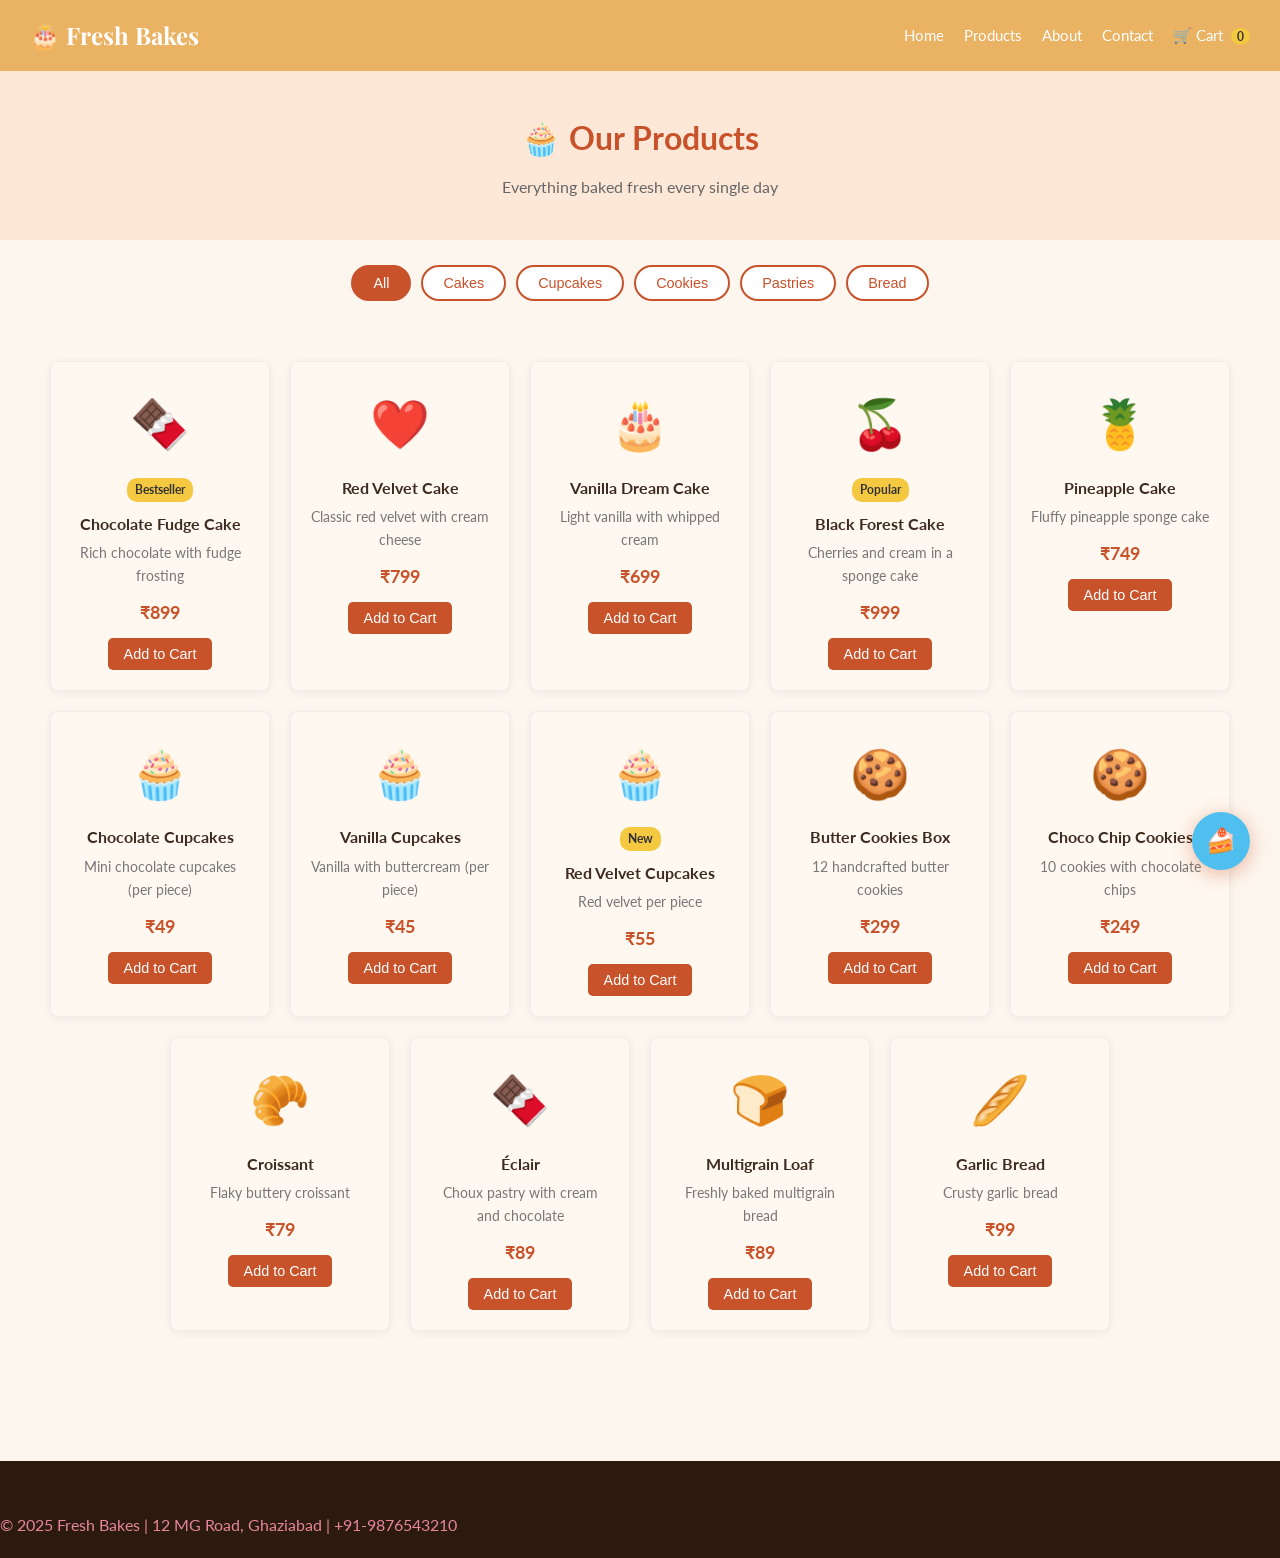
<file: web project try - Copy/product.html>
<!DOCTYPE html>
<html lang="en">
<head>
  <meta charset="UTF-8"/>
  <meta name="viewport" content="width=device-width, initial-scale=1.0"/>
  <title>Fresh Bakes - Products</title>
  <link rel="stylesheet" href="style.css"/>
</head>
<body>

  <!-- NAVBAR -->
  <nav>
    <a class="logo" href="index.html">🎂 Fresh Bakes</a>
    <ul>
      <li><a href="index.html">Home</a></li>
      <li><a href="product.html">Products</a></li>
      <li><a href="about.html">About</a></li>
      <li><a href="contact.html">Contact</a></li>
      <li><a href="cart.html">🛒 Cart <span class="cart-badge" id="cartCount">0</span></a></li>
    </ul>
  </nav>

  <!-- PAGE HEADER -->
  <div class="page-top">
    <h1>🧁 Our Products</h1>
    <p>Everything baked fresh every single day</p>
  </div>

  <!-- FILTER BUTTONS -->
  <div class="filter-bar" id="filterBar"></div>

  <!-- PRODUCT GRID -->
  <div class="section">
    <div class="product-grid" id="productGrid"></div>
  </div>

  <!-- FOOTER -->
  <footer>
    <p>© 2025 Fresh Bakes | 12 MG Road, Ghaziabad | +91-9876543210</p>
  </footer>

  <!-- TOAST -->
  <div class="toast" id="toast"></div>

  <!-- CHATBOT -->
  <script src="chatbot.js"></script>

  <script>
    /* ======= CART ======= */
    function getCart() { return JSON.parse(localStorage.getItem("freshBakesCart")) || []; }
    function saveCart(c) { localStorage.setItem("freshBakesCart", JSON.stringify(c)); updateBadge(); }
    function updateBadge() {
      const el = document.getElementById("cartCount");
      if (el) el.textContent = getCart().reduce((s,i) => s+i.qty, 0);
    }
    function addToCart(item) {
      const cart = getCart();
      const found = cart.find(c => c.id === item.id);
      if (found) found.qty += 1; else cart.push({...item, qty:1});
      saveCart(cart);
      showToast(item.name + " added to cart! 🎂");
    }
    function showToast(msg) {
      const t = document.getElementById("toast");
      t.textContent = msg; t.classList.add("show");
      setTimeout(() => t.classList.remove("show"), 2500);
    }
    updateBadge();

    /* ======= PRODUCTS DATA ======= */
    const allProducts = [
      { id:"c1", name:"Chocolate Fudge Cake", price:899, category:"Cakes",    emoji:"🍫", desc:"Rich chocolate with fudge frosting",         badge:"Bestseller" },
      { id:"c2", name:"Red Velvet Cake",       price:799, category:"Cakes",    emoji:"❤️", desc:"Classic red velvet with cream cheese" },
      { id:"c3", name:"Vanilla Dream Cake",    price:699, category:"Cakes",    emoji:"🎂", desc:"Light vanilla with whipped cream" },
      { id:"c4", name:"Black Forest Cake",     price:999, category:"Cakes",    emoji:"🍒", desc:"Cherries and cream in a sponge cake",         badge:"Popular" },
      { id:"c5", name:"Pineapple Cake",        price:749, category:"Cakes",    emoji:"🍍", desc:"Fluffy pineapple sponge cake" },
      { id:"u1", name:"Chocolate Cupcakes",    price:49,  category:"Cupcakes", emoji:"🧁", desc:"Mini chocolate cupcakes (per piece)" },
      { id:"u2", name:"Vanilla Cupcakes",      price:45,  category:"Cupcakes", emoji:"🧁", desc:"Vanilla with buttercream (per piece)" },
      { id:"u3", name:"Red Velvet Cupcakes",   price:55,  category:"Cupcakes", emoji:"🧁", desc:"Red velvet per piece",                        badge:"New" },
      { id:"k1", name:"Butter Cookies Box",    price:299, category:"Cookies",  emoji:"🍪", desc:"12 handcrafted butter cookies" },
      { id:"k2", name:"Choco Chip Cookies",    price:249, category:"Cookies",  emoji:"🍪", desc:"10 cookies with chocolate chips" },
      { id:"pa1", name:"Croissant",            price:79,  category:"Pastries", emoji:"🥐", desc:"Flaky buttery croissant" },
      { id:"pa2", name:"Éclair",               price:89,  category:"Pastries", emoji:"🍫", desc:"Choux pastry with cream and chocolate" },
      { id:"b1", name:"Multigrain Loaf",       price:89,  category:"Bread",    emoji:"🍞", desc:"Freshly baked multigrain bread" },
      { id:"b2", name:"Garlic Bread",          price:99,  category:"Bread",    emoji:"🥖", desc:"Crusty garlic bread" },
    ];

    /* ======= FILTER BUTTONS ======= */
    const categories = ["All", ...new Set(allProducts.map(p => p.category))];
    let active = "All";
    const filterBar = document.getElementById("filterBar");

    categories.forEach(cat => {
      const btn = document.createElement("button");
      btn.className = "filter-btn" + (cat === "All" ? " active" : "");
      btn.textContent = cat;
      btn.onclick = () => {
        document.querySelectorAll(".filter-btn").forEach(b => b.classList.remove("active"));
        btn.classList.add("active");
        active = cat;
        renderProducts();
      };
      filterBar.appendChild(btn);
    });

    /* ======= RENDER PRODUCTS ======= */
    function renderProducts() {
      const list = active === "All" ? allProducts : allProducts.filter(p => p.category === active);
      const grid = document.getElementById("productGrid");
      grid.innerHTML = list.map(p => `
        <div class="product-card">
          <div class="emoji">${p.emoji}</div>
          ${p.badge ? `<div class="badge">${p.badge}</div>` : ""}
          <h3>${p.name}</h3>
          <p>${p.desc}</p>
          <div class="price">₹${p.price}</div>
          <button onclick='addToCart(${JSON.stringify({id:p.id,name:p.name,price:p.price,emoji:p.emoji})})'>Add to Cart</button>
        </div>`).join("");
    }
    renderProducts();
  </script>

</body>
</html>
</file>
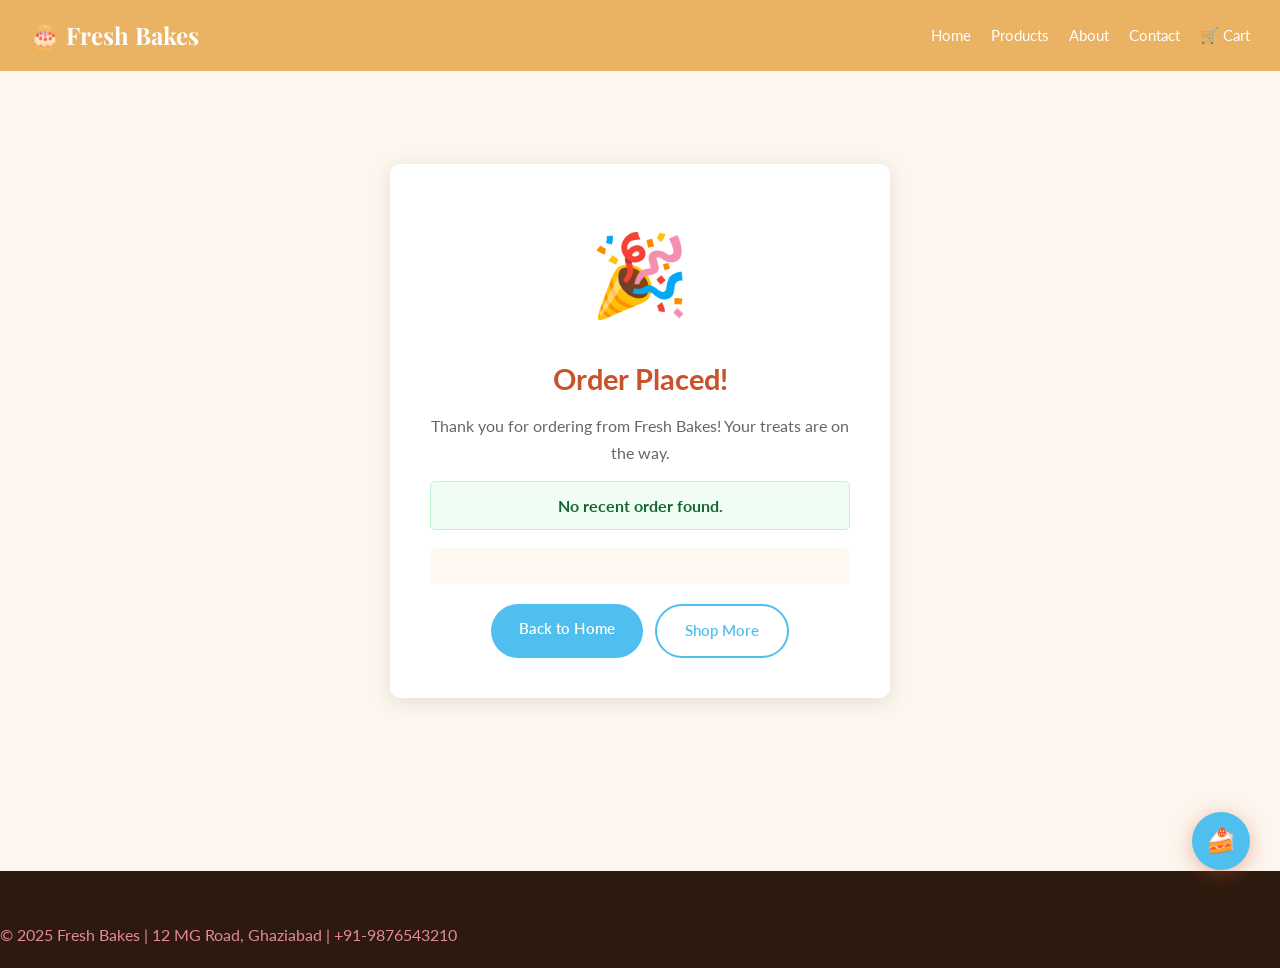
<file: web project try - Copy/success.html>
<!DOCTYPE html>
<html lang="en">
<head>
  <meta charset="UTF-8"/>
  <meta name="viewport" content="width=device-width, initial-scale=1.0"/>
  <title>Fresh Bakes - Order Placed!</title>
  <link rel="stylesheet" href="style.css"/>
</head>
<body>

  <!-- NAVBAR -->
  <nav>
    <a class="logo" href="index.html">🎂 Fresh Bakes</a>
    <ul>
      <li><a href="index.html">Home</a></li>
      <li><a href="product.html">Products</a></li>
      <li><a href="about.html">About</a></li>
      <li><a href="contact.html">Contact</a></li>
      <li><a href="cart.html">🛒 Cart</a></li>
    </ul>
  </nav>

  <div class="success-section">
    <div class="success-card">
      <div class="success-icon">🎉</div>
      <h1>Order Placed!</h1>
      <p>Thank you for ordering from Fresh Bakes! Your treats are on the way.</p>
      <div class="order-id" id="orderId">Order #...</div>
      <div class="order-details" id="orderDetails"></div>
      <div class="btn-group">
        <a href="index.html" class="btn btn-primary">Back to Home</a>
        <a href="product.html" class="btn btn-outline">Shop More</a>
      </div>
    </div>
  </div>

  <footer>
    <p>© 2025 Fresh Bakes | 12 MG Road, Ghaziabad | +91-9876543210</p>
  </footer>

  <!-- CHATBOT (shared) -->
  <script src="chatbot.js"></script>

  <script>
    const order = JSON.parse(localStorage.getItem("freshBakesOrder") || "null");
    if (!order) {
      document.getElementById("orderId").textContent = "No recent order found.";
    } else {
      document.getElementById("orderId").textContent = "Order #" + order.id;
      const itemsHTML = order.items.map(i =>
        `<div class="detail-row"><span>${i.name} x${i.qty}</span><span>₹${i.price * i.qty}</span></div>`
      ).join("");
      document.getElementById("orderDetails").innerHTML = `
        <h3>📋 Order Summary</h3>
        ${itemsHTML}
        <hr style="border:none;border-top:1px solid #ddd;margin:10px 0"/>
        <div class="detail-row"><span>Customer</span><span>${order.customer}</span></div>
        <div class="detail-row"><span>Phone</span><span>${order.phone}</span></div>
        <div class="detail-row"><span>Payment</span><span>${order.payment.toUpperCase()}</span></div>
        <div class="detail-row"><span>Total</span><span>₹${order.total}</span></div>
        <div class="detail-row"><span>Estimated Delivery</span><span>45-60 minutes</span></div>`;
    }
  </script>

</body>
</html>
</file>
<file: web project try - Copy/style.css>
@import url('https://fonts.googleapis.com/css2?family=Playfair+Display:wght@400;600;700&family=Lato:wght@300;400;600&display=swap');

/* ---- CSS Variables  ---- */
:root {
  --primary:    #4fbfef;
  --primary-dk: #9346f2;
  --accent:     #f5c842;
  --cream:      #fdf6ee;
  --dark:       #2c1a0e;
  --text:       #3d2b1f;
  --muted:      #8a7060;
  --white:      #ffffff;
  --shadow:     0 4px 20px rgba(44,26,14,0.12);
  --radius:     10px;
  --nav-h:      70px;
}

/* ---- Reset ---- */
*, *::before, *::after { box-sizing: border-box; margin: 0; padding: 0; }
html { scroll-behavior: smooth; }
body {
  font-family: 'Lato', sans-serif;
  background: var(--cream);
  color: var(--text);
  line-height: 1.7;
}
a { text-decoration: none; color: inherit; }
img { max-width: 100%; display: block; }
ul { list-style: none; }

/* ---- Utility ---- */
.container { max-width: 1100px; margin: 0 auto; padding: 0 20px; }
.btn {
  display: inline-block;
  padding: 12px 28px;
  border-radius: 50px;
  font-family: 'Lato', sans-serif;
  font-weight: 600;
  font-size: 0.95rem;
  cursor: pointer;
  transition: all 0.3s ease;
  border: none;
}
.btn-primary   { background: var(--primary); color: var(--white); }
.btn-primary:hover { background: var(--primary-dk); transform: translateY(-2px); box-shadow: var(--shadow); }
.btn-outline   { background: transparent; border: 2px solid var(--primary); color: var(--primary); }
.btn-outline:hover { background: var(--primary); color: var(--white); }
.section-title {
  font-family: 'Playfair Display', serif;
  font-size: 2.2rem;
  color: var(--dark);
  margin-bottom: 10px;
}
.section-sub { color: var(--muted); margin-bottom: 40px; font-size: 1.05rem; }
.text-center { text-align: center; }

/* ---- Navbar  ---- */
.navbar {
  position: sticky; top: 0; z-index: 900;
  background: var(--white);
  height: var(--nav-h);
  box-shadow: 0 2px 12px rgba(44,26,14,0.08);
  display: flex; align-items: center;
}
.navbar .container {
  display: flex; align-items: center; justify-content: space-between; width: 100%;
}
.logo {
  font-family: 'Playfair Display', serif;
  font-size: 1.6rem;
  font-weight: 700;
  color: var(--primary);
}
.logo span { color: var(--accent); }
.nav-links { display: flex; gap: 28px; align-items: center; }
.nav-links a { font-weight: 600; font-size: 0.9rem; color: var(--text); transition: color 0.2s; letter-spacing: 0.5px; }
.nav-links a:hover, .nav-links a.active { color: var(--primary); }
.cart-icon { position: relative; cursor: pointer; }
.cart-icon svg { width: 24px; height: 24px; stroke: var(--primary); }
.cart-count {
  position: absolute; top: -8px; right: -8px;
  background: var(--accent); color: var(--dark);
  border-radius: 50%; width: 18px; height: 18px;
  font-size: 0.7rem; font-weight: 700;
  display: flex; align-items: center; justify-content: center;
}
.hamburger { display: none; flex-direction: column; gap: 5px; cursor: pointer; }
.hamburger span { width: 24px; height: 2px; background: var(--dark); border-radius: 2px; transition: all 0.3s; }

/* ---- Navbar  ---- */
nav { background: #eab263; padding: 15px 30px; display: flex; justify-content: space-between; align-items: center; }
nav .logo { color: white; font-size: 1.5rem; font-weight: bold; text-decoration: none; }
nav ul { list-style: none; display: flex; gap: 20px; }
nav ul a { color: white; text-decoration: none; font-size: 0.95rem; }
nav ul a:hover { text-decoration: underline; }
.cart-link { position: relative; }
.cart-badge { background: #f5c842; color: #333; border-radius: 50%; padding: 1px 6px; font-size: 0.75rem; font-weight: bold; margin-left: 4px; }

/* ---- Footer  ---- */
footer {
  background: var(--dark);
  color: #e7869e;
  padding: 50px 0 20px;
  margin-top: 80px;
}
.footer-grid { display: grid; grid-template-columns: 2fr 1fr 1fr; gap: 40px; margin-bottom: 40px; }
.footer-brand .logo { color: var(--accent); font-size: 1.4rem; margin-bottom: 12px; }
.footer-brand-logo { font-family: 'Playfair Display', serif; font-size: 1.4rem; font-weight: 700; color: var(--accent); margin-bottom: 12px; display: block; }
.footer-brand p { font-size: 0.9rem; color: #aaa; line-height: 1.8; }
.footer-col h4 { color: var(--white); font-size: 1rem; margin-bottom: 15px; font-family: 'Playfair Display', serif; }
.footer-col ul li { margin-bottom: 8px; }
.footer-col ul li a { color: #9ee4b3; font-size: 0.9rem; transition: color 0.2s; }
.footer-col ul li a:hover { color: var(--accent); }
.footer-bottom { border-top: 1px solid #444; padding-top: 20px; text-align: center; font-size: 0.85rem; color: #888; }

/* ---- Toast Notification ---- */
.toast {
  position: fixed; bottom: 30px; right: 30px; z-index: 9999;
  background: var(--dark); color: var(--white);
  padding: 14px 24px; border-radius: var(--radius);
  font-size: 0.9rem; box-shadow: var(--shadow);
  transform: translateY(100px); opacity: 0;
  transition: all 0.4s ease;
}
.toast.show { transform: translateY(0); opacity: 1; }
.toast.success { border-left: 4px solid #4caf50; }
.toast.error   { border-left: 4px solid var(--primary); }

/* ---- Chatbot  ---- */
.chatbot-toggle {
  position: fixed; bottom: 30px; right: 30px; z-index: 1000;
  width: 58px; height: 58px; border-radius: 50%;
  background: var(--primary); color: var(--white);
  display: flex; align-items: center; justify-content: center;
  cursor: pointer; box-shadow: 0 4px 20px rgba(200,82,42,0.4);
  transition: all 0.3s; font-size: 1.5rem;
  border: none;
}
.chatbot-toggle:hover { background: var(--primary-dk); transform: scale(1.08); }
.chatbot-window {
  position: fixed; bottom: 100px; right: 30px; z-index: 999;
  width: 340px; height: 480px;
  background: var(--white); border-radius: 16px;
  box-shadow: 0 10px 40px rgba(44,26,14,0.2);
  display: flex; flex-direction: column;
  overflow: hidden;
  transform: scale(0.8) translateY(30px);
  opacity: 0; pointer-events: none;
  transition: all 0.3s cubic-bezier(0.34,1.56,0.64,1);
}
.chatbot-window.open { transform: scale(1) translateY(0); opacity: 1; pointer-events: all; }
.chat-header {
  background: var(--primary); color: var(--white);
  padding: 16px 20px; display: flex; align-items: center; gap: 12px;
}
.chat-avatar {
  width: 38px; height: 38px; border-radius: 50%;
  background: var(--accent); display: flex; align-items: center; justify-content: center;
  font-size: 1.2rem;
}
.chat-header-info h4 { font-size: 0.95rem; font-weight: 700; }
.chat-header-info p  { font-size: 0.75rem; opacity: 0.85; }
.chat-close { margin-left: auto; cursor: pointer; font-size: 1.2rem; opacity: 0.8; background: none; border: none; color: white; }
.chat-messages {
  flex: 1; overflow-y: auto; padding: 16px;
  display: flex; flex-direction: column; gap: 10px;
  background: #faf7f4;
}
.chat-messages::-webkit-scrollbar { width: 4px; }
.chat-messages::-webkit-scrollbar-thumb { background: #ddd; border-radius: 2px; }
.msg { max-width: 80%; padding: 10px 14px; border-radius: 16px; font-size: 0.875rem; line-height: 1.5; }
.msg.bot  { background: var(--white); color: var(--text); border-bottom-left-radius: 4px; box-shadow: 0 1px 4px rgba(0,0,0,0.06); align-self: flex-start; }
.msg.user { background: var(--primary); color: var(--white); border-bottom-right-radius: 4px; align-self: flex-end; }
.chat-suggestions { display: flex; flex-wrap: wrap; gap: 6px; margin-top: 4px; }
.chat-suggest-btn {
  background: var(--cream); border: 1px solid #e0d4c8;
  color: var(--primary); border-radius: 20px;
  padding: 5px 12px; font-size: 0.78rem; cursor: pointer;
  transition: all 0.2s; font-family: 'Lato', sans-serif;
}
.chat-suggest-btn:hover { background: var(--primary); color: var(--white); }
.chat-input-row {
  display: flex; padding: 12px; gap: 8px; border-top: 1px solid #eee;
  background: var(--white);
}
.chat-input {
  flex: 1; border: 1.5px solid #e0d4c8; border-radius: 24px;
  padding: 9px 16px; font-size: 0.875rem; outline: none;
  font-family: 'Lato', sans-serif; color: var(--text);
  transition: border-color 0.2s;
}
.chat-input:focus { border-color: var(--primary); }
.chat-send {
  width: 38px; height: 38px; border-radius: 50%;
  background: var(--primary); color: var(--white);
  border: none; cursor: pointer; display: flex; align-items: center; justify-content: center;
  transition: background 0.2s; font-size: 1rem; flex-shrink: 0;
}
.chat-send:hover { background: var(--primary-dk); }
.typing-dot { display: inline-block; width: 6px; height: 6px; background: #aaa; border-radius: 50%; animation: blink 1s infinite; }
.typing-dot:nth-child(2) { animation-delay: 0.2s; }
.typing-dot:nth-child(3) { animation-delay: 0.4s; }
@keyframes blink { 0%,80%,100%{opacity:0.2} 40%{opacity:1} }

/* ---- Chatbot  ---- */
.chat-btn { position: fixed; bottom: 30px; right: 30px; background: #c8522a; color: white; border: none; border-radius: 50%; width: 55px; height: 55px; font-size: 1.4rem; cursor: pointer; z-index: 1000; box-shadow: 0 4px 12px rgba(0,0,0,0.2); }
.chat-box { position: fixed; bottom: 95px; right: 30px; width: 300px; background: white; border-radius: 10px; box-shadow: 0 4px 20px rgba(0,0,0,0.15); display: none; flex-direction: column; z-index: 1000; overflow: hidden; }
.chat-box.open { display: flex; }
.chat-head { background: #c8522a; color: white; padding: 12px 16px; display: flex; justify-content: space-between; align-items: center; }
.chat-head span { font-weight: bold; }
.chat-head button { background: none; border: none; color: white; font-size: 1rem; cursor: pointer; }
.chat-msgs { height: 280px; overflow-y: auto; padding: 12px; background: #faf7f4; display: flex; flex-direction: column; gap: 8px; }
.chat-input-row input { flex: 1; padding: 8px 12px; border: 1px solid #ddd; border-radius: 20px; font-size: 0.85rem; outline: none; }
.chat-input-row button { background: #c8522a; color: white; border: none; border-radius: 50%; width: 34px; height: 34px; cursor: pointer; font-size: 0.9rem; }

/* Hero */
.hero { background: #fde8d8; padding: 60px 30px; text-align: center; }
.hero h1 { font-size: 2.5rem; color: #c8522a; margin-bottom: 10px; }
.hero p { font-size: 1.1rem; color: #555; margin-bottom: 25px; }

/* Why Us Features */
.section { padding: 50px 30px; text-align: center; }
.section h2 { font-size: 1.8rem; color: #c8522a; margin-bottom: 30px; }
.cards { display: flex; justify-content: center; gap: 20px; flex-wrap: wrap; }
.card { background: white; border: 1px solid #eee; border-radius: 8px; padding: 25px; width: 200px; box-shadow: 0 2px 8px rgba(0,0,0,0.08); }
.card .icon { font-size: 2rem; margin-bottom: 10px; }
.card h3 { font-size: 1rem; color: #333; margin-bottom: 6px; }
.card p { font-size: 0.85rem; color: #777; }

/* Home Bestseller Products */
.products { background: #fff; padding: 50px 30px; text-align: center; }
.products h2 { font-size: 1.8rem; color: #c8522a; margin-bottom: 30px; }
.product-grid { display: flex; justify-content: center; gap: 20px; flex-wrap: wrap; }
.product-card { background: #fff8f0; border: 1px solid #eee; border-radius: 8px; padding: 20px; width: 220px; text-align: center; box-shadow: 0 2px 8px rgba(0,0,0,0.06); }
.product-card .emoji { font-size: 3rem; margin-bottom: 10px; }
.product-card h3 { font-size: 1rem; margin-bottom: 5px; }
.product-card p { font-size: 0.85rem; color: #777; margin-bottom: 10px; }
.product-card .price { color: #c8522a; font-weight: bold; font-size: 1.1rem; margin-bottom: 10px; }
.product-card .badge { background: #f5c842; color: #333; font-size: 0.72rem; font-weight: bold; padding: 2px 8px; border-radius: 10px; display: inline-block; margin-bottom: 8px; }
.product-card button { background: #c8522a; color: white; border: none; padding: 8px 16px; border-radius: 5px; cursor: pointer; font-size: 0.9rem; }
.product-card button:hover { background: #a03f1e; }

/* Simple Footer  */
footer.simple-footer { background: #2c1a0e; color: #aaa; text-align: center; padding: 20px; margin-top: 40px; margin-bottom: 0; }

.page-top { background: #fde8d8; padding: 40px 30px; text-align: center; }
.page-top h1 { font-size: 2rem; color: #c8522a; }
.page-top p  { color: #666; margin-top: 8px; }

.filter-bar { display: flex; justify-content: center; gap: 10px; flex-wrap: wrap; padding: 25px 30px 10px; }
.filter-btn { padding: 8px 20px; border: 2px solid #c8522a; background: white; color: #c8522a; border-radius: 20px; cursor: pointer; font-size: 0.9rem; }
.filter-btn.active, .filter-btn:hover { background: #c8522a; color: white; }

.cart-section { padding: 30px; max-width: 900px; margin: 0 auto; }
.cart-layout { display: flex; gap: 30px; align-items: flex-start; flex-wrap: wrap; }
.cart-items  { flex: 1; min-width: 300px; }

.cart-item { background: white; border: 1px solid #eee; border-radius: 8px; padding: 15px 20px; display: flex; align-items: center; gap: 15px; margin-bottom: 12px; box-shadow: 0 1px 6px rgba(0,0,0,0.05); }
.item-emoji { font-size: 2.5rem; }
.item-info  { flex: 1; }
.item-info h3 { font-size: 1rem; margin-bottom: 4px; }
.item-info .item-price { color: #c8522a; font-weight: bold; font-size: 0.9rem; }
.qty-row { display: flex; align-items: center; gap: 10px; margin-top: 8px; }
.qty-btn { background: white; border: 2px solid #c8522a; color: #c8522a; width: 28px; height: 28px; border-radius: 50%; cursor: pointer; font-size: 1rem; font-weight: bold; }
.qty-btn:hover { background: #c8522a; color: white; }
.qty-num { font-weight: bold; min-width: 20px; text-align: center; }
.item-total { font-weight: bold; font-size: 1rem; color: #333; }
.remove-btn { background: none; border: none; font-size: 1.2rem; cursor: pointer; color: #bbb; }
.remove-btn:hover { color: red; }

.cart-summary { background: white; border: 1px solid #eee; border-radius: 8px; padding: 25px; width: 280px; box-shadow: 0 2px 8px rgba(0,0,0,0.06); }
.cart-summary h2 { font-size: 1.2rem; color: #c8522a; margin-bottom: 20px; }
.summary-row { display: flex; justify-content: space-between; margin-bottom: 10px; font-size: 0.95rem; color: #555; }
.summary-row.total { font-weight: bold; font-size: 1.1rem; color: #333; border-top: 1px solid #eee; padding-top: 10px; margin-top: 5px; }
.checkout-btn { width: 100%; background: #c8522a; color: white; border: none; padding: 13px; border-radius: 5px; font-size: 1rem; cursor: pointer; margin-top: 15px; }
.checkout-btn:hover { background: #a03f1e; }
.continue-link { display: block; text-align: center; margin-top: 10px; color: #c8522a; font-size: 0.9rem; text-decoration: none; }
.continue-link:hover { text-decoration: underline; }

.empty-cart { text-align: center; padding: 60px 20px; }
.empty-cart .icon { font-size: 4rem; margin-bottom: 15px; }
.empty-cart h2 { color: #333; margin-bottom: 8px; }
.empty-cart p { color: #777; margin-bottom: 20px; }


.checkout-section { padding: 30px; max-width: 950px; margin: 0 auto; }
.checkout-layout { display: flex; gap: 30px; flex-wrap: wrap; align-items: flex-start; }

.form-card { background: white; border: 1px solid #eee; border-radius: 8px; padding: 25px; flex: 1; min-width: 300px; box-shadow: 0 2px 8px rgba(0,0,0,0.06); }
.form-card h2 { font-size: 1.2rem; color: #c8522a; margin-bottom: 20px; }
.form-group { margin-bottom: 15px; }
.form-group label { display: block; font-size: 0.85rem; font-weight: bold; color: #555; margin-bottom: 5px; }
.form-group input, .form-group textarea, .form-group select { width: 100%; padding: 10px 14px; border: 1px solid #ddd; border-radius: 5px; font-size: 0.95rem; font-family: Arial, sans-serif; outline: none; background: #fff8f0; }
.form-group input:focus, .form-group textarea:focus { border-color: #c8522a; background: white; }
.form-row { display: flex; gap: 15px; }
.form-row .form-group { flex: 1; }

.payment-options { display: flex; gap: 10px; flex-wrap: wrap; margin-bottom: 15px; }
.pay-opt { flex: 1; min-width: 80px; padding: 12px; border: 2px solid #ddd; border-radius: 8px; text-align: center; cursor: pointer; font-size: 0.9rem; }
.pay-opt.selected { border-color: #c8522a; background: #fff0eb; color: #c8522a; font-weight: bold; }
.pay-opt .pay-icon { font-size: 1.4rem; margin-bottom: 4px; }
.pay-note { font-size: 0.85rem; color: #777; padding: 10px; background: #fff8f0; border-radius: 5px; }

.order-summary { background: white; border: 1px solid #eee; border-radius: 8px; padding: 25px; width: 280px; box-shadow: 0 2px 8px rgba(0,0,0,0.06); }
.order-summary h2 { font-size: 1.2rem; color: #c8522a; margin-bottom: 20px; }
.place-btn { width: 100%; background: #c8522a; color: white; border: none; padding: 13px; border-radius: 5px; font-size: 1rem; cursor: pointer; margin-top: 15px; }
.place-btn:hover { background: #a03f1e; }

.success-section { display: flex; justify-content: center; align-items: center; padding: 60px 20px; min-height: 80vh; }
.success-card { background: white; border-radius: 10px; padding: 40px; max-width: 500px; width: 100%; text-align: center; box-shadow: 0 4px 20px rgba(0,0,0,0.1); }
.success-icon { font-size: 5rem; margin-bottom: 15px; }
.success-card h1 { font-size: 1.8rem; color: #c8522a; margin-bottom: 8px; }
.success-card p  { color: #666; margin-bottom: 15px; }
.order-id { background: #f0fdf4; border: 1px solid #bbf7d0; color: #166534; padding: 10px 18px; border-radius: 5px; font-weight: bold; font-size: 1rem; margin: 12px 0; }
.order-details { text-align: left; background: #fff8f0; border-radius: 8px; padding: 18px; margin: 18px 0; }
.order-details h3 { font-size: 1rem; color: #c8522a; margin-bottom: 12px; }
.detail-row { display: flex; justify-content: space-between; font-size: 0.9rem; margin-bottom: 7px; }
.detail-row span:first-child { color: #777; }
.detail-row span:last-child  { font-weight: bold; }
.btn-group { display: flex; gap: 12px; justify-content: center; margin-top: 20px; flex-wrap: wrap; }


/* Page Hero */
.page-hero {
  background: linear-gradient(135deg, #fdf0e0, #fcebd2);
  padding: 80px 0 60px;
  text-align: center;
  position: relative;
  overflow: hidden;
}
.page-hero::before {
  font-size: 200px;
  opacity: 0.06;
  position: absolute;
  right: 5%;
  top: 50%;
  transform: translateY(-50%);
  pointer-events: none;
}
.page-hero h1 {
  font-family: 'Playfair Display', serif;
  font-size: 3rem;
  color: var(--dark);
  margin-bottom: 12px;
}
.page-hero p {
  color: var(--muted);
  font-size: 1.1rem;
  max-width: 500px;
  margin: 0 auto;
}
.page-hero-tag {
  display: inline-block;
  background: var(--accent);
  color: var(--dark);
  padding: 5px 16px;
  border-radius: 50px;
  font-size: 0.82rem;
  font-weight: 700;
  letter-spacing: 1px;
  text-transform: uppercase;
  margin-bottom: 16px;
}

/* About Story */
.about-section { padding: 80px 0; }
.about-grid {
  display: grid;
  grid-template-columns: 1fr 1fr;
  gap: 70px;
  align-items: center;
}
.about-img-box {
  background: linear-gradient(135deg, #fcebd2, #fdf0e0);
  border-radius: 24px;
  padding: 50px 30px;
  text-align: center;
  font-size: 130px;
  position: relative;
  box-shadow: var(--shadow);
}
.about-img-box::after {
  content: "Est. 2015";
  position: absolute;
  bottom: 20px;
  right: 20px;
  background: var(--primary);
  color: var(--white);
  padding: 6px 14px;
  border-radius: 50px;
  font-size: 0.8rem;
  font-weight: 700;
  font-family: 'Lato', sans-serif;
}
.about-text h2 {
  font-family: 'Playfair Display', serif;
  font-size: 2rem;
  margin-bottom: 8px;
  color: var(--dark);
}
.about-text .accent-line {
  width: 50px;
  height: 3px;
  background: var(--primary);
  border-radius: 2px;
  margin-bottom: 22px;
}
.about-text p {
  color: var(--muted);
  margin-bottom: 16px;
  line-height: 1.9;
  font-size: 0.97rem;
}

/* Statistics */
.stats-section {
  background: var(--primary);
  padding: 60px 0;
}
.stats-grid {
  display: grid;
  grid-template-columns: repeat(3, 1fr);
  gap: 20px;
  text-align: center;
}
.stat-item { padding: 20px; }
.stat-num {
  font-family: 'Playfair Display', serif;
  font-size: 3rem;
  color: var(--white);
  font-weight: 700;
  display: block;
  line-height: 1;
  margin-bottom: 8px;
}
.stat-lbl {
  font-size: 0.9rem;
  color: rgba(255,255,255,0.8);
  font-weight: 600;
  letter-spacing: 0.5px;
}

/* Team */
.team-section { padding: 80px 0; background: var(--white); }
.team-grid {
  display: grid;
  grid-template-columns: repeat(auto-fit, minmax(220px, 1fr));
  gap: 30px;
  margin-top: 50px;
}
.team-card {
  text-align: center;
  background: var(--cream);
  border-radius: 20px;
  padding: 36px 24px 28px;
  box-shadow: var(--shadow);
  transition: transform 0.3s;
  position: relative;
  overflow: hidden;
}
.team-card::before {
  content: "";
  position: absolute;
  top: 0; left: 0; right: 0;
  height: 4px;
  background: var(--primary);
}
.team-card:hover { transform: translateY(-8px); }
.team-avatar {
  width: 90px;
  height: 90px;
  border-radius: 50%;
  background: linear-gradient(135deg, #fcebd2, #fdf0e0);
  border: 3px solid var(--white);
  box-shadow: 0 4px 12px rgba(200,82,42,0.2);
  display: flex;
  align-items: center;
  justify-content: center;
  font-size: 2.8rem;
  margin: 0 auto 18px;
}
.team-card h3 {
  font-family: 'Playfair Display', serif;
  font-size: 1.15rem;
  margin-bottom: 6px;
  color: var(--dark);
}
.team-card .role {
  font-size: 0.85rem;
  color: var(--primary);
  font-weight: 600;
  background: #fff5f0;
  display: inline-block;
  padding: 4px 14px;
  border-radius: 50px;
  margin-bottom: 12px;
}
.team-card p {
  font-size: 0.85rem;
  color: var(--muted);
  line-height: 1.6;
}

/* Values */
.values-section { padding: 80px 0; }
.values-grid {
  display: grid;
  grid-template-columns: repeat(auto-fit, minmax(230px, 1fr));
  gap: 24px;
  margin-top: 50px;
}
.value-card {
  background: var(--white);
  border-radius: var(--radius);
  padding: 32px 24px;
  box-shadow: var(--shadow);
  transition: transform 0.3s;
  border-bottom: 3px solid transparent;
}
.value-card:hover { transform: translateY(-5px); border-bottom-color: var(--primary); }
.value-icon { font-size: 2.2rem; margin-bottom: 14px; }
.value-card h3 { font-family: 'Playfair Display', serif; margin-bottom: 10px; font-size: 1.05rem; color: var(--dark); }
.value-card p  { font-size: 0.88rem; color: var(--muted); line-height: 1.7; }

/* Quick Info Strip */
.info-strip {
  background: var(--primary);
  padding: 20px 0;
}
.info-strip-grid {
  display: grid;
  grid-template-columns: repeat(4, 1fr);
  gap: 10px;
  text-align: center;
}
.info-strip-item {
  display: flex;
  flex-direction: column;
  align-items: center;
  gap: 4px;
  color: var(--white);
  padding: 10px;
  border-right: 1px solid rgba(255,255,255,0.2);
}
.info-strip-item:last-child { border-right: none; }
.info-strip-item .s-icon { font-size: 1.5rem; }
.info-strip-item .s-label { font-size: 0.72rem; opacity: 0.8; text-transform: uppercase; letter-spacing: 0.5px; }
.info-strip-item .s-value { font-size: 0.9rem; font-weight: 700; }

/* Contact Layout */
.contact-section { padding: 80px 0; }
.contact-layout {
  display: grid;
  grid-template-columns: 1fr 1.4fr;
  gap: 50px;
  align-items: start;
}

/* Info Cards */
.info-cards { display: flex; flex-direction: column; gap: 16px; }
.info-card {
  background: var(--white);
  border-radius: 16px;
  padding: 22px 24px;
  box-shadow: var(--shadow);
  display: flex;
  align-items: center;
  gap: 18px;
  transition: transform 0.3s, box-shadow 0.3s;
  border-left: 4px solid transparent;
}
.info-card:hover {
  transform: translateX(6px);
  border-left-color: var(--primary);
  box-shadow: 0 6px 24px rgba(44,26,14,0.14);
}
.info-icon-box {
  width: 50px;
  height: 50px;
  border-radius: 12px;
  background: linear-gradient(135deg, #fcebd2, #fdf0e0);
  display: flex;
  align-items: center;
  justify-content: center;
  font-size: 1.5rem;
  flex-shrink: 0;
}
.info-card-text h3 {
  font-family: 'Playfair Display', serif;
  font-size: 0.95rem;
  color: var(--dark);
  margin-bottom: 2px;
}
.info-card-text p  { font-size: 0.88rem; color: var(--muted); line-height: 1.6; }
.info-card-text a  { color: var(--primary); font-weight: 600; }
.info-card-text a:hover { text-decoration: underline; }

/* Hours Card */
.hours-card {
  background: var(--white);
  border-radius: 16px;
  padding: 24px;
  box-shadow: var(--shadow);
  margin-top: 4px;
}
.hours-card h3 {
  font-family: 'Playfair Display', serif;
  font-size: 1rem;
  margin-bottom: 16px;
  color: var(--dark);
  display: flex;
  align-items: center;
  gap: 8px;
}
.hours-row {
  display: flex;
  justify-content: space-between;
  font-size: 0.88rem;
  padding: 8px 0;
  border-bottom: 1px solid #f0e8e0;
}
.hours-row:last-child { border-bottom: none; }
.hours-row .day { color: var(--muted); }
.hours-row .time { font-weight: 600; color: var(--dark); }
.hours-row .time.open  { color: #2e7d32; }
.hours-row .time.closed { color: #c62828; }

/* Contact Form */
.contact-form-box {
  background: var(--white);
  border-radius: 20px;
  padding: 40px 36px;
  box-shadow: var(--shadow);
}
.form-top {
  margin-bottom: 28px;
}
.form-top h2 {
  font-family: 'Playfair Display', serif;
  font-size: 1.8rem;
  color: var(--dark);
  margin-bottom: 6px;
}
.form-top p { font-size: 0.92rem; color: var(--muted); }
.form-divider {
  height: 3px;
  background: linear-gradient(90deg, var(--primary), var(--accent));
  border-radius: 2px;
  margin-bottom: 28px;
}
.subject-chips {
  display: flex;
  flex-wrap: wrap;
  gap: 8px;
  margin-top: 4px;
}
.chip {
  padding: 7px 16px;
  border-radius: 50px;
  border: 1.5px solid #e8ddd4;
  background: var(--cream);
  color: var(--muted);
  font-size: 0.82rem;
  font-weight: 600;
  cursor: pointer;
  transition: all 0.2s;
  font-family: 'Lato', sans-serif;
}
.chip:hover, .chip.active {
  background: var(--primary);
  color: var(--white);
  border-color: var(--primary);
}
.submit-btn {
  width: 100%;
  padding: 15px;
  background: var(--primary);
  color: var(--white);
  border: none;
  border-radius: 50px;
  font-size: 1rem;
  font-weight: 700;
  cursor: pointer;
  font-family: 'Lato', sans-serif;
  transition: background 0.2s, transform 0.2s;
  margin-top: 8px;
  display: flex;
  align-items: center;
  justify-content: center;
  gap: 8px;
}
.submit-btn:hover { background: var(--primary-dk); transform: translateY(-2px); }

/* Map */
.map-section { padding: 0 0 80px; }
.map-box {
  background: linear-gradient(135deg, #fcebd2, #fdf0e0);
  border-radius: 20px;
  height: 220px;
  display: flex;
  align-items: center;
  justify-content: center;
  flex-direction: column;
  gap: 12px;
  box-shadow: var(--shadow);
  border: 2px dashed #e0c8b0;
}
.map-box .map-icon { font-size: 3rem; }
.map-box h3 { font-family: 'Playfair Display', serif; font-size: 1.2rem; color: var(--dark); }
.map-box p  { font-size: 0.9rem; color: var(--muted); }

@media (max-width: 768px) {
  /* Premium navbar */
  .nav-links { display: none; flex-direction: column; position: absolute; top: var(--nav-h); left: 0; right: 0; background: var(--white); padding: 20px; box-shadow: var(--shadow); gap: 16px; }
  .nav-links.open { display: flex; }
  .hamburger { display: flex; }

  /* About */
  .about-grid { grid-template-columns: 1fr; gap: 40px; }
  .stats-grid { grid-template-columns: 1fr; gap: 10px; }

  /* Contact */
  .info-strip-grid { grid-template-columns: repeat(2, 1fr); }
  .info-strip-item { border-right: none; border-bottom: 1px solid rgba(255,255,255,0.2); }
  .contact-layout { grid-template-columns: 1fr; }
  .form-row { grid-template-columns: 1fr; }

  /* Footer */
  .footer-grid { grid-template-columns: 1fr; }

  /* Chatbot */
  .chatbot-window { width: calc(100vw - 40px); right: 20px; }
}

.pay-btn {
  display: inline-block;
  padding: 12px 20px;
  margin: 10px;
  border: 2px solid #ff6b3d;
  border-radius: 10px;
  cursor: pointer;
  font-weight: bold;
  transition: 0.3s;
}

.pay-btn:hover {
  background: #ff6b3d;
  color: white;
}

.pay-btn.active {
  background: #ff6b3d;
  color: white;
}

.payment-box {
  margin-top: 20px;
  padding: 20px;
  border-radius: 15px;
  background: #fff3ed;
  text-align: center;
}
</file>
